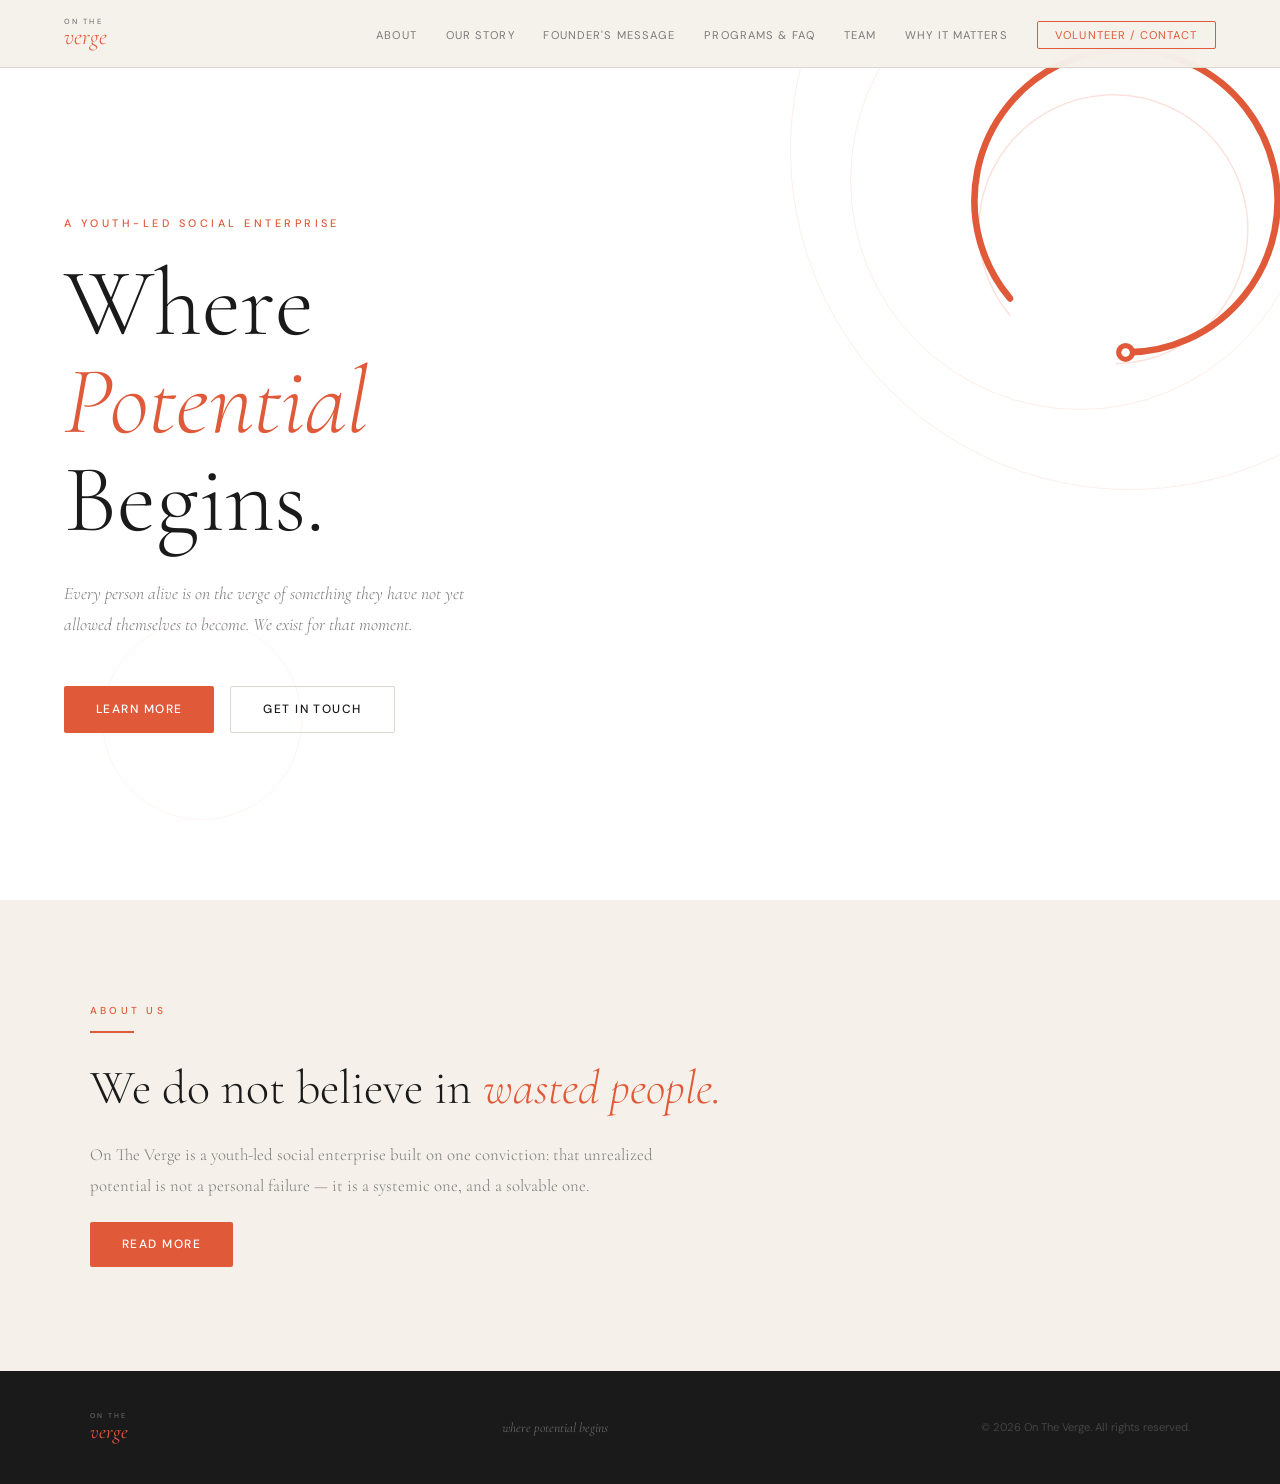
<file: index.html>
<!DOCTYPE html>
<html lang="en">
<head>
  <meta charset="UTF-8" />
  <meta name="viewport" content="width=device-width, initial-scale=1.0" />
  <meta name="description" content="On The Verge" />
  <meta name="theme-color" content="#e05a3a" />
  <title>On The Verge</title>
  <link rel="stylesheet" href="style.css" />
  <link rel="preconnect" href="https://fonts.googleapis.com" />
  <link rel="preconnect" href="https://fonts.gstatic.com" crossorigin />
  <link rel="icon" type="image/png" href="favicon.png" />
</head>
<body>

  <nav role="navigation" aria-label="Main navigation">
    <a href="index.html" class="nav-logo" aria-label="On The Verge — home">
      <span class="above">On The</span>
      <span class="wordmark">verge</span>
    </a>
    <ul class="nav-links" id="nav-links" role="list">
      <li><a href="about/index.html">About</a></li>
      <li><a href="story/index.html">Our Story</a></li>
      <li><a href="founders-message/index.html">Founder's Message</a></li>
      <li><a href="programs-faq/index.html">Programs &amp; FAQ</a></li>
      <li><a href="team/index.html">Team</a></li>
      <li><a href="why-it-matters/index.html">Why It Matters</a></li>
      <li><a href="get-involved/index.html" class="nav-cta">Volunteer / Contact</a></li>
    </ul>
    <button class="nav-toggle" id="nav-toggle" aria-label="Toggle navigation" aria-expanded="false">
      <span></span><span></span><span></span>
    </button>
  </nav>

  <section id="hero" aria-labelledby="hero-title">
    <div class="hero-bg" aria-hidden="true">
      <div class="hero-circle hero-circle-1"></div>
      <div class="hero-circle hero-circle-2"></div>
      <div class="hero-circle hero-circle-3"></div>
    </div>

    <div class="hero-arc-wrap" aria-hidden="true">
      <svg viewBox="0 0 380 380" fill="none" xmlns="http://www.w3.org/2000/svg">
        <path d="M 190 30 A 160 160 0 1 1 312 87"
          stroke="#e05a3a" stroke-width="7" stroke-linecap="round" fill="none"/>
        <path d="M 190 48 A 142 142 0 1 1 302 99"
          stroke="#e05a3a" stroke-width="1.5" stroke-linecap="round" fill="none" opacity="0.18"/>
        <circle cx="312" cy="87" r="10" fill="#e05a3a"/>
        <circle cx="312" cy="87" r="4.5" fill="#ffffff"/>
      </svg>
    </div>

    <div class="hero-content">
      <p class="hero-eyebrow">A Youth-Led Social Enterprise</p>
      <h1 class="hero-title" id="hero-title">
        Where<br><em>Potential</em><br>Begins.
      </h1>
      <p class="hero-sub">
        Every person alive is on the verge of something they have not yet allowed themselves to become. We exist for that moment.
      </p>
      <div class="hero-actions">
        <a href="about/index.html" class="btn btn-primary">Learn More</a>
        <a href="get-involved/index.html" class="btn btn-outline">Get In Touch</a>
      </div>
    </div>
  </section>

  <section aria-labelledby="home-about-title">
    <div class="inner">
      <p class="section-label reveal">About Us</p>
      <div class="coral-rule reveal"></div>
      <h2 class="section-title reveal" id="home-about-title">
        We do not believe in <em>wasted people.</em>
      </h2>
      <p class="section-body reveal">
        On The Verge is a youth-led social enterprise built on one conviction: that unrealized potential is not a personal failure — it is a systemic one, and a solvable one.
      </p>
      <br />
      <a href="about/index.html" class="btn btn-primary reveal">Read More</a>
    </div>
  </section>

  <footer role="contentinfo">
    <div class="footer-inner">
      <div class="footer-logo">
        <div class="above">On The</div>
        <div class="wordmark">verge</div>
      </div>
      <p class="footer-tagline">where potential begins</p>
      <p class="footer-notice">&copy; 2026 On The Verge. All rights reserved.</p>
    </div>
  </footer>

  <script>
    const toggle = document.getElementById('nav-toggle');
    const navLinks = document.getElementById('nav-links');

    toggle.addEventListener('click', () => {
      const open = navLinks.classList.toggle('open');
      toggle.setAttribute('aria-expanded', open);
    });

    navLinks.querySelectorAll('a').forEach(a => {
      a.addEventListener('click', () => {
        navLinks.classList.remove('open');
        toggle.setAttribute('aria-expanded', false);
      });
    });

    const revealEls = document.querySelectorAll('.reveal');
    const revealObserver = new IntersectionObserver((entries) => {
      entries.forEach(entry => {
        if (!entry.isIntersecting) return;
        const siblings = Array.from(entry.target.parentElement.querySelectorAll('.reveal:not(.visible)'));
        const idx = Math.max(0, siblings.indexOf(entry.target));
        setTimeout(() => entry.target.classList.add('visible'), idx * 90);
        revealObserver.unobserve(entry.target);
      });
    }, { threshold: 0.08 });
    revealEls.forEach(el => revealObserver.observe(el));

    const nav = document.querySelector('nav');
    window.addEventListener('scroll', () => {
      nav.style.boxShadow = window.scrollY > 20 ? '0 2px 24px rgba(0,0,0,0.08)' : 'none';
    }, { passive: true });
  </script>

</body>
</html>
</file>
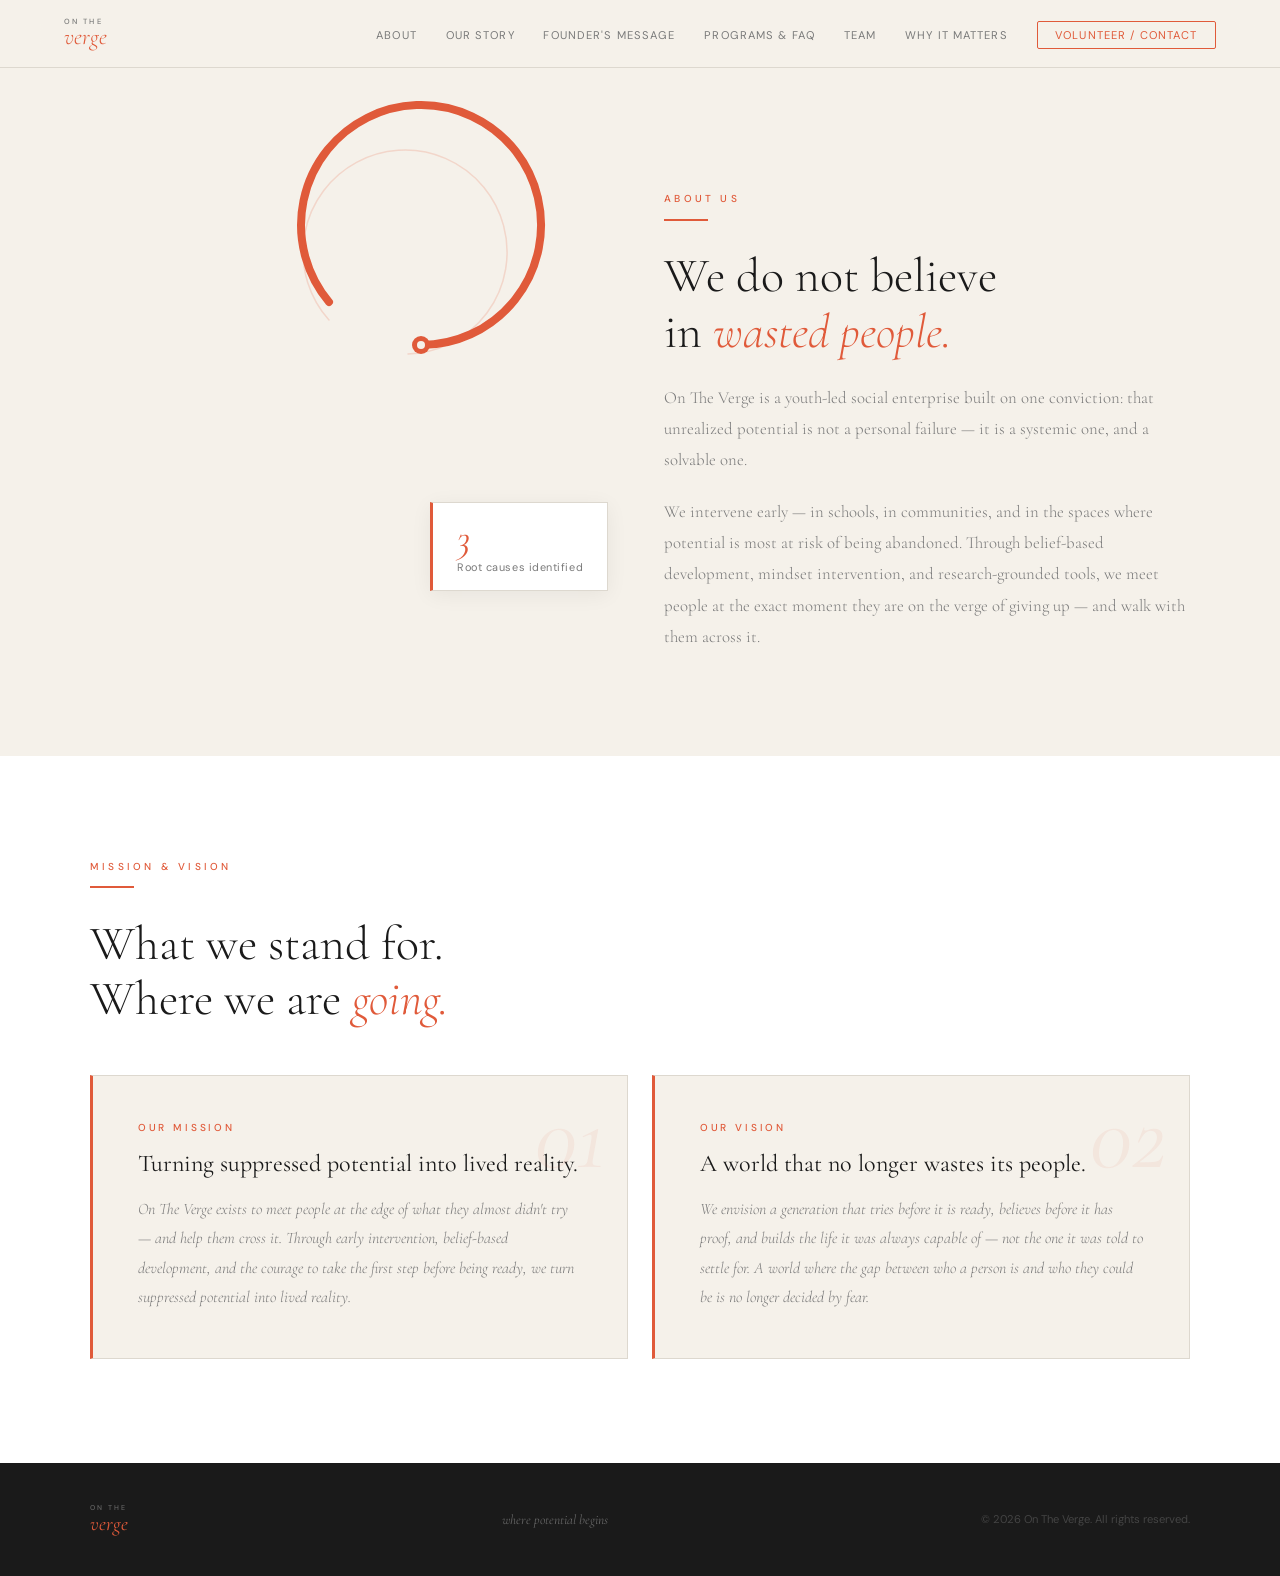
<file: about/index.html>
<!DOCTYPE html>
<html lang="en">
<head>
  <meta charset="UTF-8" />
  <meta name="viewport" content="width=device-width, initial-scale=1.0" />
  <meta name="description" content="On The Verge" />
  <meta name="theme-color" content="#e05a3a" />
  <title>On The Verge</title>
  <link rel="stylesheet" href="../style.css" />
  <link rel="preconnect" href="https://fonts.googleapis.com" />
  <link rel="preconnect" href="https://fonts.gstatic.com" crossorigin />
  <link rel="icon" type="image/png" href="../favicon.png" />
</head>
<body>

  <nav role="navigation" aria-label="Main navigation">
    <a href="../index.html" class="nav-logo" aria-label="On The Verge — home">
      <span class="above">On The</span>
      <span class="wordmark">verge</span>
    </a>
    <ul class="nav-links" id="nav-links" role="list">
      <li><a href="../about/index.html">About</a></li>
      <li><a href="../story/index.html">Our Story</a></li>
      <li><a href="../founders-message/index.html">Founder's Message</a></li>
      <li><a href="../programs-faq/index.html">Programs &amp; FAQ</a></li>
      <li><a href="../team/index.html">Team</a></li>
      <li><a href="../why-it-matters/index.html">Why It Matters</a></li>
      <li><a href="../get-involved/index.html" class="nav-cta">Volunteer / Contact</a></li>
    </ul>
    <button class="nav-toggle" id="nav-toggle" aria-label="Toggle navigation" aria-expanded="false">
      <span></span><span></span><span></span>
    </button>
  </nav>

  <main class="page-main">
    <!-- PASTE THE CORRECT SECTION(S) HERE FROM index-old.html || ABOUT US -->
<section id="about" aria-labelledby="about-title">
  <div class="about-grid">

    <div class="about-visual" aria-hidden="true">
      <div class="about-arc-box">
        <!-- Center: (150,150) Radius: 120
             End (~50°): x=150+120·sin50°≈242, y=150−120·cos50°≈73 -->
        <svg viewBox="0 0 300 300" fill="none" xmlns="http://www.w3.org/2000/svg">
          <path d="M 150 30 A 120 120 0 1 1 242 73"
            stroke="#e05a3a" stroke-width="8" stroke-linecap="round" fill="none"/>
          <path d="M 150 48 A 102 102 0 1 1 229 82"
            stroke="#e05a3a" stroke-width="1.5" stroke-linecap="round" fill="none" opacity="0.18"/>
          <circle cx="242" cy="73" r="9" fill="#e05a3a"/>
          <circle cx="242" cy="73" r="4" fill="#f5f1ea"/>
        </svg>
      </div>
      <div class="about-stat">
        <div class="num">3</div>
        <div class="lbl">Root causes identified</div>
      </div>
    </div>

    <div class="about-text reveal">
      <p class="section-label">About Us</p>
      <div class="coral-rule"></div>
      <h2 class="section-title" id="about-title">
        We do not believe<br>in <em>wasted people.</em>
      </h2>
      <p class="section-body">
        On The Verge is a youth-led social enterprise built on one conviction: that unrealized potential is not a personal failure — it is a systemic one, and a solvable one.
      </p>
      <br>
      <p class="section-body">
        We intervene early — in schools, in communities, and in the spaces where potential is most at risk of being abandoned. Through belief-based development, mindset intervention, and research-grounded tools, we meet people at the exact moment they are on the verge of giving up — and walk with them across it.
      </p>
    </div>

  </div>
</section>

<section id="mission" aria-labelledby="mission-title">
  <div class="mission-header">
    <p class="section-label reveal">Mission &amp; Vision</p>
    <div class="coral-rule reveal"></div>
    <h2 class="section-title reveal" id="mission-title">
      What we stand for.<br>Where we are <em>going.</em>
    </h2>
  </div>
  <div class="mv-grid">
    <article class="mv-card reveal">
      <div class="mv-card-bg-num" aria-hidden="true">01</div>
      <p class="mv-card-label">Our Mission</p>
      <h3 class="mv-card-title">Turning suppressed potential into lived reality.</h3>
      <p class="mv-card-body">On The Verge exists to meet people at the edge of what they almost didn't try — and help them cross it. Through early intervention, belief-based development, and the courage to take the first step before being ready, we turn suppressed potential into lived reality.</p>
    </article>
    <article class="mv-card reveal">
      <div class="mv-card-bg-num" aria-hidden="true">02</div>
      <p class="mv-card-label">Our Vision</p>
      <h3 class="mv-card-title">A world that no longer wastes its people.</h3>
      <p class="mv-card-body">We envision a generation that tries before it is ready, believes before it has proof, and builds the life it was always capable of — not the one it was told to settle for. A world where the gap between who a person is and who they could be is no longer decided by fear.</p>
    </article>
  </div>
</section>

  </main>

  <footer role="contentinfo">
    <div class="footer-inner">
      <div class="footer-logo">
        <div class="above">On The</div>
        <div class="wordmark">verge</div>
      </div>
      <p class="footer-tagline">where potential begins</p>
      <p class="footer-notice">&copy; 2026 On The Verge. All rights reserved.</p>
    </div>
  </footer>

  <script>
    const toggle = document.getElementById('nav-toggle');
    const navLinks = document.getElementById('nav-links');

    toggle.addEventListener('click', () => {
      const open = navLinks.classList.toggle('open');
      toggle.setAttribute('aria-expanded', open);
    });

    navLinks.querySelectorAll('a').forEach(a => {
      a.addEventListener('click', () => {
        navLinks.classList.remove('open');
        toggle.setAttribute('aria-expanded', false);
      });
    });

    const revealEls = document.querySelectorAll('.reveal');
    const revealObserver = new IntersectionObserver((entries) => {
      entries.forEach(entry => {
        if (!entry.isIntersecting) return;
        const siblings = Array.from(entry.target.parentElement.querySelectorAll('.reveal:not(.visible)'));
        const idx = Math.max(0, siblings.indexOf(entry.target));
        setTimeout(() => entry.target.classList.add('visible'), idx * 90);
        revealObserver.unobserve(entry.target);
      });
    }, { threshold: 0.08 });
    revealEls.forEach(el => revealObserver.observe(el));

    const nav = document.querySelector('nav');
    window.addEventListener('scroll', () => {
      nav.style.boxShadow = window.scrollY > 20 ? '0 2px 24px rgba(0,0,0,0.08)' : 'none';
    }, { passive: true });
  </script>

</body>
</html>
</file>
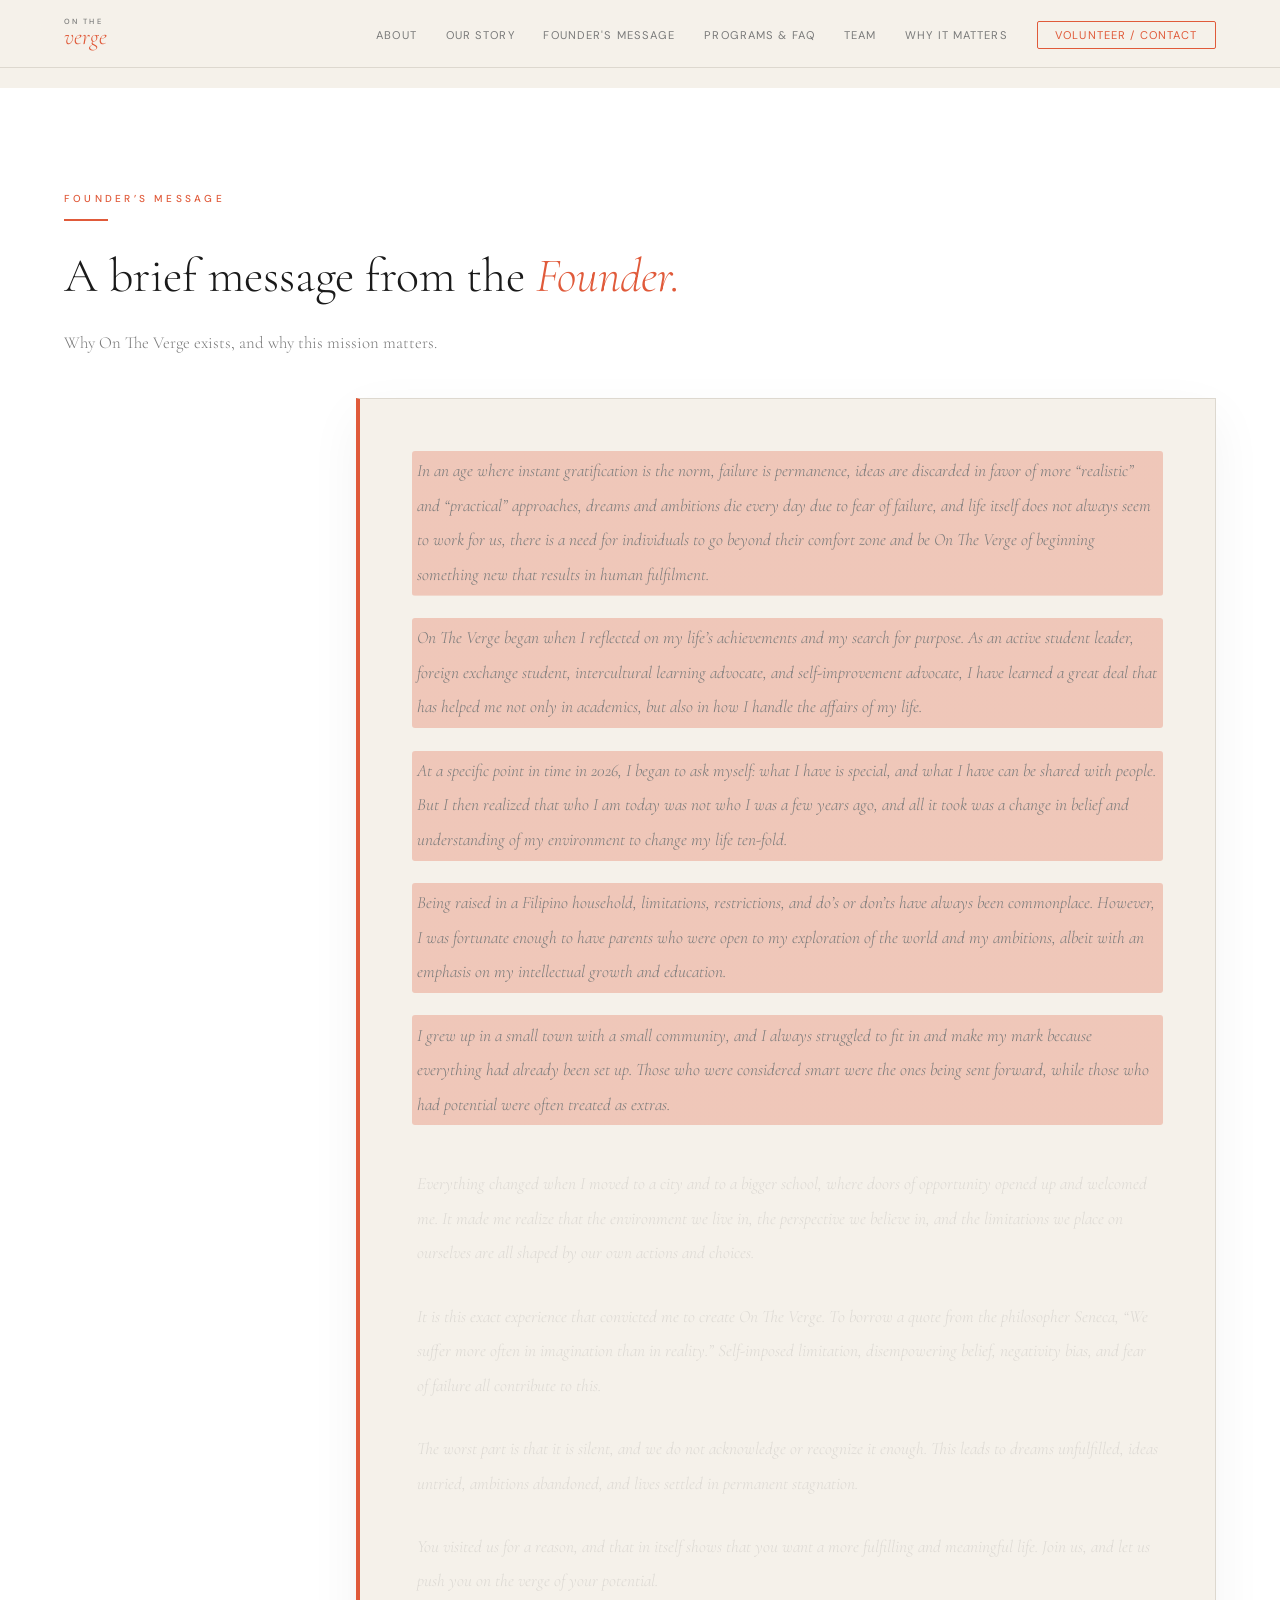
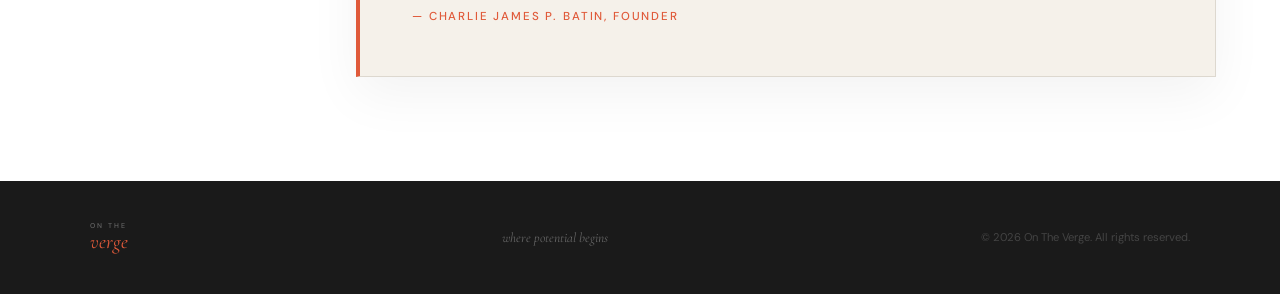
<file: founders-message/index.html>
<!DOCTYPE html>
<html lang="en">
<head>
  <meta charset="UTF-8" />
  <meta name="viewport" content="width=device-width, initial-scale=1.0" />
  <meta name="description" content="On The Verge" />
  <meta name="theme-color" content="#e05a3a" />
  <title>On The Verge</title>
  <link rel="stylesheet" href="../style.css" />
  <link rel="preconnect" href="https://fonts.googleapis.com" />
  <link rel="preconnect" href="https://fonts.gstatic.com" crossorigin />
  <link rel="icon" type="image/png" href="../favicon.png" />
</head>
<body>

  <nav role="navigation" aria-label="Main navigation">
    <a href="../index.html" class="nav-logo" aria-label="On The Verge — home">
      <span class="above">On The</span>
      <span class="wordmark">verge</span>
    </a>
    <ul class="nav-links" id="nav-links" role="list">
      <li><a href="../about/index.html">About</a></li>
      <li><a href="../story/index.html">Our Story</a></li>
      <li><a href="../founders-message/index.html">Founder's Message</a></li>
      <li><a href="../programs-faq/index.html">Programs &amp; FAQ</a></li>
      <li><a href="../team/index.html">Team</a></li>
      <li><a href="../why-it-matters/index.html">Why It Matters</a></li>
      <li><a href="../get-involved/index.html" class="nav-cta">Volunteer / Contact</a></li>
    </ul>
    <button class="nav-toggle" id="nav-toggle" aria-label="Toggle navigation" aria-expanded="false">
      <span></span><span></span><span></span>
    </button>
  </nav>

  <main class="page-main">
    <!-- PASTE THE CORRECT SECTION(S) HERE FROM index-old.html || FOUNDER'S MESSAGE -->
<section id="founders-message" aria-labelledby="founders-message-title">
  <div class="inner founders-message-stack">

    <div class="founders-message-intro reveal">
      <p class="section-label">Founder’s Message</p>
      <div class="coral-rule"></div>
      <h2 class="section-title" id="founders-message-title">
        A brief message from the <em>Founder.</em>
      </h2>
      <p class="section-body">
        Why On The Verge exists, and why this mission matters.
      </p>
    </div>

    <article class="founders-message-card founders-message-card-large reveal" id="founders-message-card">
      <p class="founders-message-text founder-highlight-line">
        In an age where instant gratification is the norm, failure is permanence, ideas are discarded in favor of more “realistic” and “practical” approaches, dreams and ambitions die every day due to fear of failure, and life itself does not always seem to work for us, there is a need for individuals to go beyond their comfort zone and be On The Verge of beginning something new that results in human fulfilment.
      </p>

      <p class="founders-message-text founder-highlight-line">
        On The Verge began when I reflected on my life’s achievements and my search for purpose. As an active student leader, foreign exchange student, intercultural learning advocate, and self-improvement advocate, I have learned a great deal that has helped me not only in academics, but also in how I handle the affairs of my life.
      </p>

      <p class="founders-message-text founder-highlight-line">
        At a specific point in time in 2026, I began to ask myself: what I have is special, and what I have can be shared with people. But I then realized that who I am today was not who I was a few years ago, and all it took was a change in belief and understanding of my environment to change my life ten-fold.
      </p>

      <p class="founders-message-text founder-highlight-line">
        Being raised in a Filipino household, limitations, restrictions, and do’s or don’ts have always been commonplace. However, I was fortunate enough to have parents who were open to my exploration of the world and my ambitions, albeit with an emphasis on my intellectual growth and education.
      </p>

      <p class="founders-message-text founder-highlight-line">
        I grew up in a small town with a small community, and I always struggled to fit in and make my mark because everything had already been set up. Those who were considered smart were the ones being sent forward, while those who had potential were often treated as extras.
      </p>

      <p class="founders-message-text founder-highlight-line">
        Everything changed when I moved to a city and to a bigger school, where doors of opportunity opened up and welcomed me. It made me realize that the environment we live in, the perspective we believe in, and the limitations we place on ourselves are all shaped by our own actions and choices.
      </p>

      <p class="founders-message-text founder-highlight-line">
        It is this exact experience that convicted me to create On The Verge. To borrow a quote from the philosopher Seneca, “We suffer more often in imagination than in reality.” Self-imposed limitation, disempowering belief, negativity bias, and fear of failure all contribute to this.
      </p>

      <p class="founders-message-text founder-highlight-line">
        The worst part is that it is silent, and we do not acknowledge or recognize it enough. This leads to dreams unfulfilled, ideas untried, ambitions abandoned, and lives settled in permanent stagnation.
      </p>

      <p class="founders-message-text founder-highlight-line">
        You visited us for a reason, and that in itself shows that you want a more fulfilling and meaningful life. Join us, and let us push you on the verge of your potential.
      </p>

      <p class="founders-message-signoff">— Charlie James P. Batin, Founder</p>
    </article>

  </div>
</section>

  </main>

  <footer role="contentinfo">
    <div class="footer-inner">
      <div class="footer-logo">
        <div class="above">On The</div>
        <div class="wordmark">verge</div>
      </div>
      <p class="footer-tagline">where potential begins</p>
      <p class="footer-notice">&copy; 2026 On The Verge. All rights reserved.</p>
    </div>
  </footer>

<script>
  document.addEventListener('DOMContentLoaded', () => {
    const toggle = document.getElementById('nav-toggle');
    const navLinks = document.getElementById('nav-links');

    if (toggle && navLinks) {
      toggle.addEventListener('click', () => {
        const open = navLinks.classList.toggle('open');
        toggle.setAttribute('aria-expanded', open);
      });

      navLinks.querySelectorAll('a').forEach(a => {
        a.addEventListener('click', () => {
          navLinks.classList.remove('open');
          toggle.setAttribute('aria-expanded', false);
        });
      });
    }

    const revealEls = document.querySelectorAll('.reveal');
    const revealObserver = new IntersectionObserver((entries) => {
      entries.forEach(entry => {
        if (!entry.isIntersecting) return;
        entry.target.classList.add('visible');
        revealObserver.unobserve(entry.target);
      });
    }, { threshold: 0.08 });

    revealEls.forEach(el => revealObserver.observe(el));

    const nav = document.querySelector('nav');
    if (nav) {
      window.addEventListener('scroll', () => {
        nav.style.boxShadow = window.scrollY > 20
          ? '0 2px 24px rgba(0,0,0,0.08)'
          : 'none';
      }, { passive: true });
    }

    const founderCard = document.getElementById('founders-message-card');

    if (founderCard) {
      const founderLines = founderCard.querySelectorAll('.founder-highlight-line');

      founderLines.forEach((line, index) => {
        setTimeout(() => {
          line.classList.add('is-active');
        }, 500 + (index * 280));
      });
    }
  });
</script>

</body>
</html>
</file>
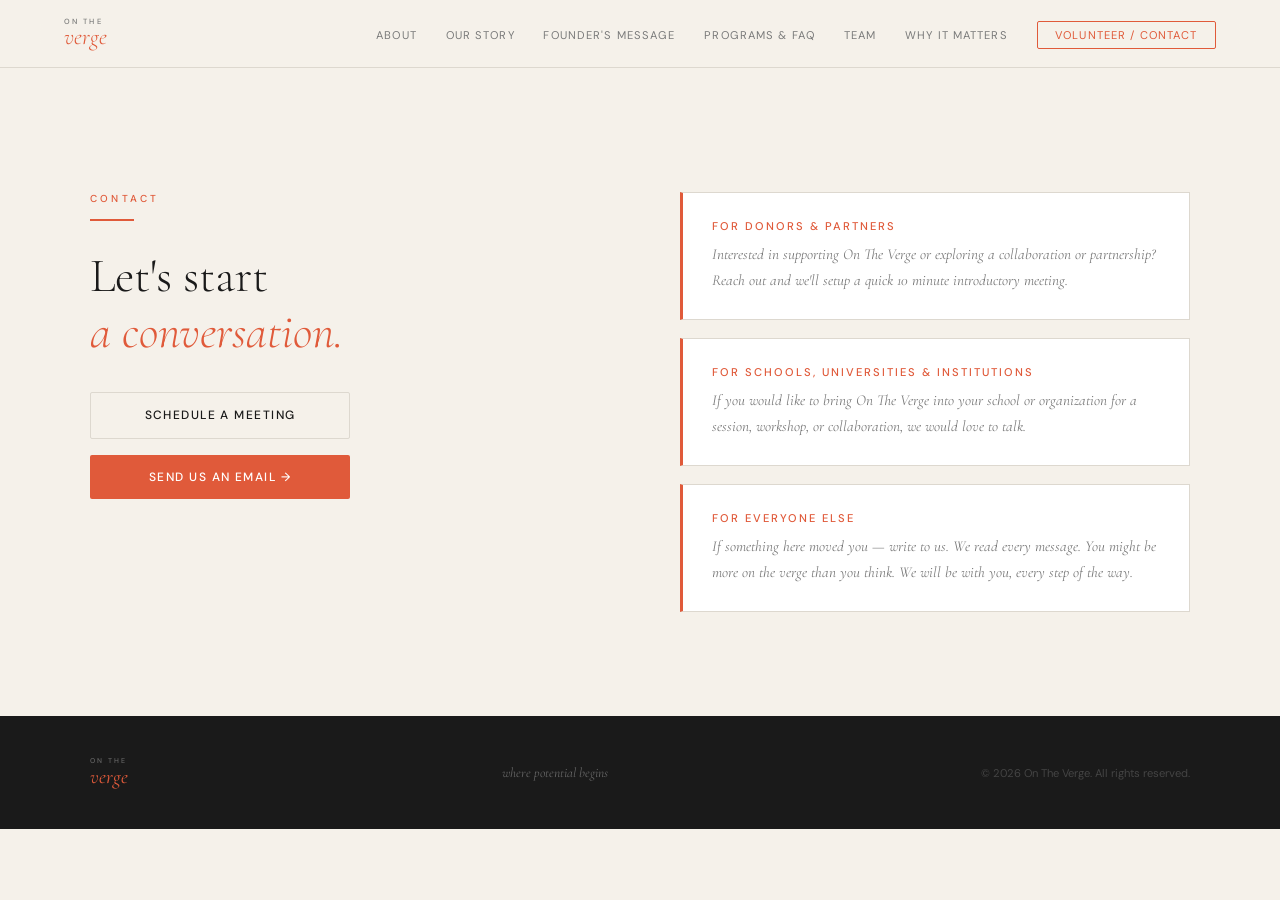
<file: get-involved/index.html>
<!DOCTYPE html>
<html lang="en">
<head>
  <meta charset="UTF-8" />
  <meta name="viewport" content="width=device-width, initial-scale=1.0" />
  <meta name="description" content="On The Verge" />
  <meta name="theme-color" content="#e05a3a" />
  <title>On The Verge</title>
  <link rel="stylesheet" href="../style.css" />
  <link rel="preconnect" href="https://fonts.googleapis.com" />
  <link rel="preconnect" href="https://fonts.gstatic.com" crossorigin />
  <link rel="icon" type="image/png" href="../favicon.png" />
</head>
<body>

  <nav role="navigation" aria-label="Main navigation">
    <a href="../index.html" class="nav-logo" aria-label="On The Verge — home">
      <span class="above">On The</span>
      <span class="wordmark">verge</span>
    </a>
    <ul class="nav-links" id="nav-links" role="list">
      <li><a href="../about/index.html">About</a></li>
      <li><a href="../story/index.html">Our Story</a></li>
      <li><a href="../founders-message/index.html">Founder's Message</a></li>
      <li><a href="../programs-faq/index.html">Programs &amp; FAQ</a></li>
      <li><a href="../team/index.html">Team</a></li>
      <li><a href="../why-it-matters/index.html">Why It Matters</a></li>
      <li><a href="../get-involved/index.html" class="nav-cta">Volunteer / Contact</a></li>
    </ul>
    <button class="nav-toggle" id="nav-toggle" aria-label="Toggle navigation" aria-expanded="false">
      <span></span><span></span><span></span>
    </button>
  </nav>

  <main class="page-main">
    <!-- PASTE THE CORRECT SECTION(S) HERE FROM index-old.html || GET INVOLVED-->
     
    <section id="contact" aria-labelledby="contact-title">
  <div class="contact-inner">
    <div>
      <p class="section-label reveal">Contact</p>
      <div class="coral-rule reveal"></div>
      <h2 class="section-title reveal" id="contact-title">
        Let's start<br><em>a conversation.</em>
      </h2>

      <div class="contact-actions reveal">
        <a
          href="https://ontheverge.zohobookings.com/#/ontheverge"
          target="_blank"
          rel="noopener noreferrer"
          class="btn btn-outline"
          title="This will redirect you outside of the website to our partner service provider"
        >
          Schedule a Meeting
        </a>

        <a
          href="mailto:info@ontheverge.cv"
          class="btn btn-primary"
          title="This will redirect you outside of the website to our partner service provider"
        >
          Send Us an Email →
        </a>
      </div>
    </div>

    <div class="contact-cards">
      <div class="contact-card reveal">
        <p class="contact-card-title">For Donors &amp; Partners</p>
        <p class="contact-card-body">
          Interested in supporting On The Verge or exploring a collaboration or partnership?
          Reach out and we'll setup a quick 10 minute introductory meeting.
        </p>
      </div>

      <div class="contact-card reveal">
        <p class="contact-card-title">For Schools, Universities &amp; Institutions</p>
        <p class="contact-card-body">
          If you would like to bring On The Verge into your school or organization for a
          session, workshop, or collaboration, we would love to talk.
        </p>
      </div>

      <div class="contact-card reveal">
        <p class="contact-card-title">For Everyone Else</p>
        <p class="contact-card-body">
          If something here moved you — write to us. We read every message. You might be
          more on the verge than you think. We will be with you, every step of the way.
        </p>
      </div>
    </div>
  </div>
</section>
  
</main>

  <footer role="contentinfo">
    <div class="footer-inner">
      <div class="footer-logo">
        <div class="above">On The</div>
        <div class="wordmark">verge</div>
      </div>
      <p class="footer-tagline">where potential begins</p>
      <p class="footer-notice">&copy; 2026 On The Verge. All rights reserved.</p>
    </div>
  </footer>

  <script>
    const toggle = document.getElementById('nav-toggle');
    const navLinks = document.getElementById('nav-links');

    toggle.addEventListener('click', () => {
      const open = navLinks.classList.toggle('open');
      toggle.setAttribute('aria-expanded', open);
    });

    navLinks.querySelectorAll('a').forEach(a => {
      a.addEventListener('click', () => {
        navLinks.classList.remove('open');
        toggle.setAttribute('aria-expanded', false);
      });
    });

    const revealEls = document.querySelectorAll('.reveal');
    const revealObserver = new IntersectionObserver((entries) => {
      entries.forEach(entry => {
        if (!entry.isIntersecting) return;
        const siblings = Array.from(entry.target.parentElement.querySelectorAll('.reveal:not(.visible)'));
        const idx = Math.max(0, siblings.indexOf(entry.target));
        setTimeout(() => entry.target.classList.add('visible'), idx * 90);
        revealObserver.unobserve(entry.target);
      });
    }, { threshold: 0.08 });
    revealEls.forEach(el => revealObserver.observe(el));

    const nav = document.querySelector('nav');
    window.addEventListener('scroll', () => {
      nav.style.boxShadow = window.scrollY > 20 ? '0 2px 24px rgba(0,0,0,0.08)' : 'none';
    }, { passive: true });
  </script>

</body>
</html>
</file>
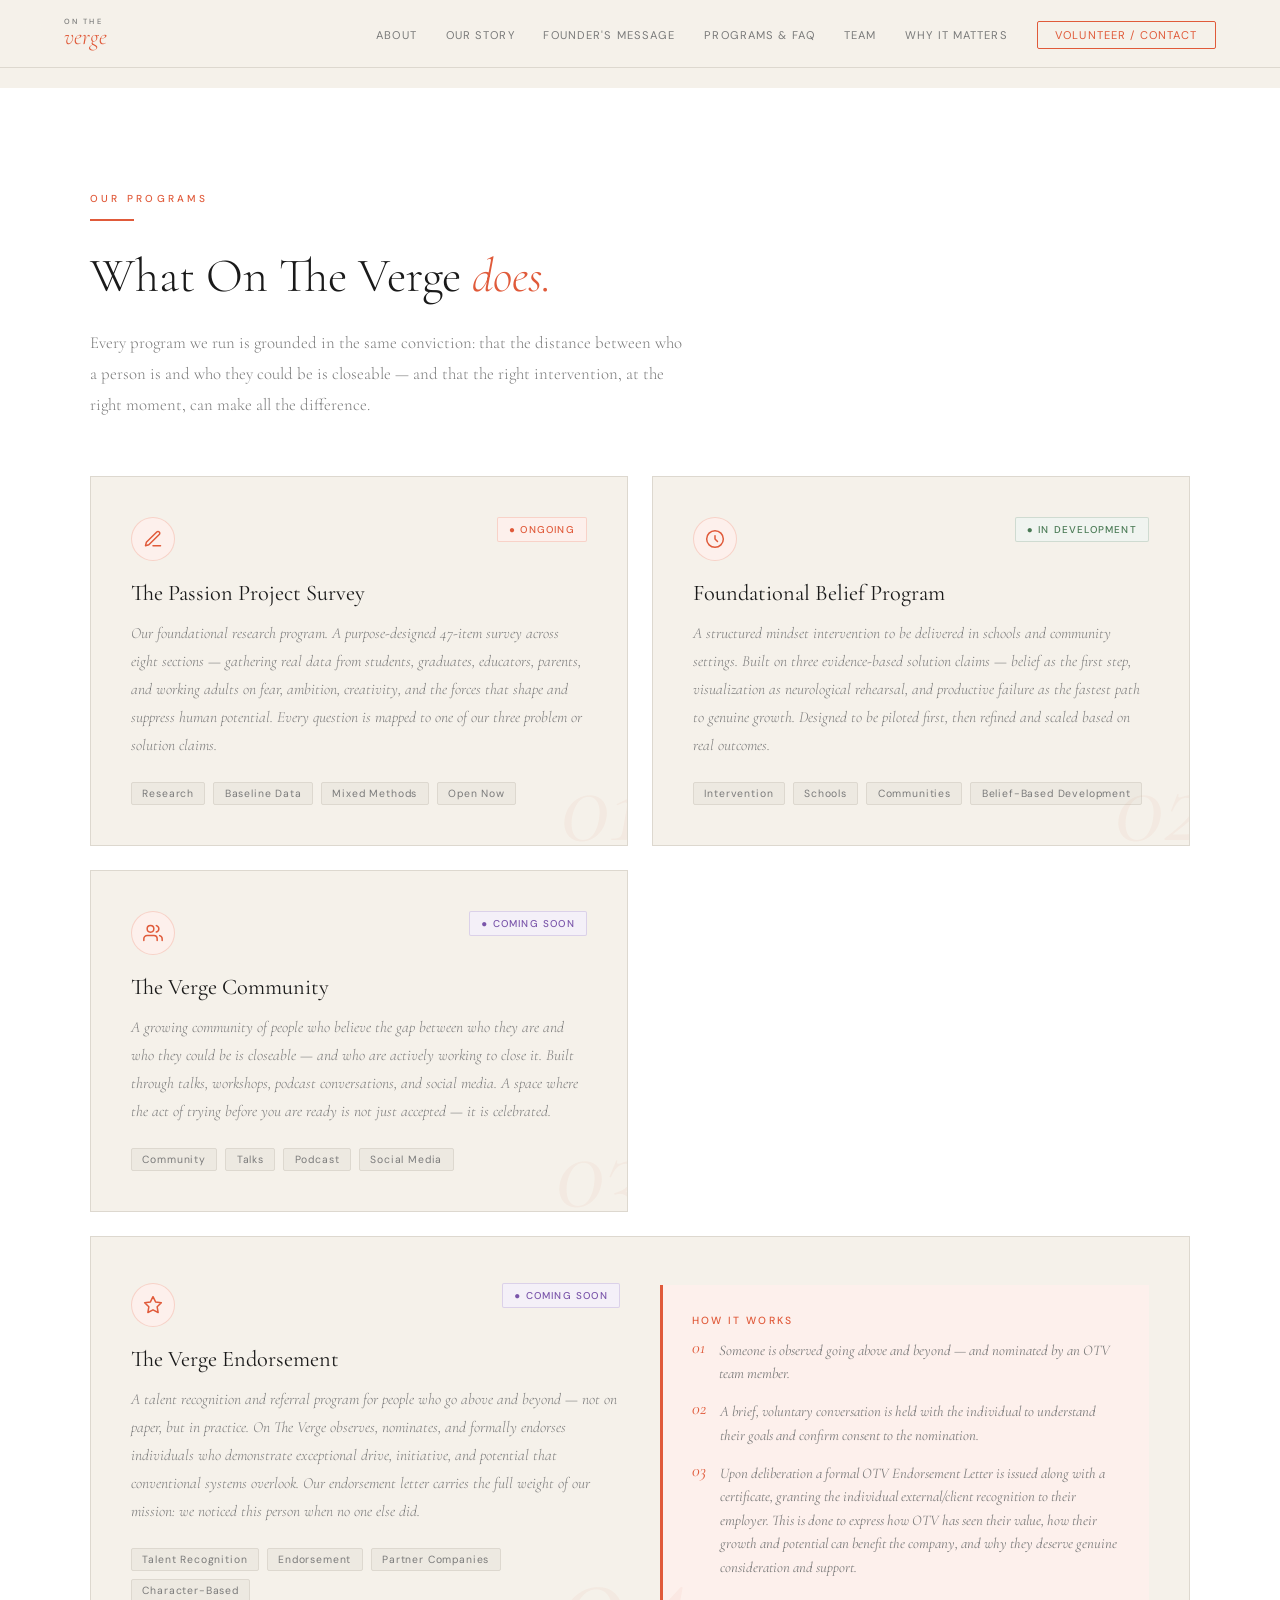
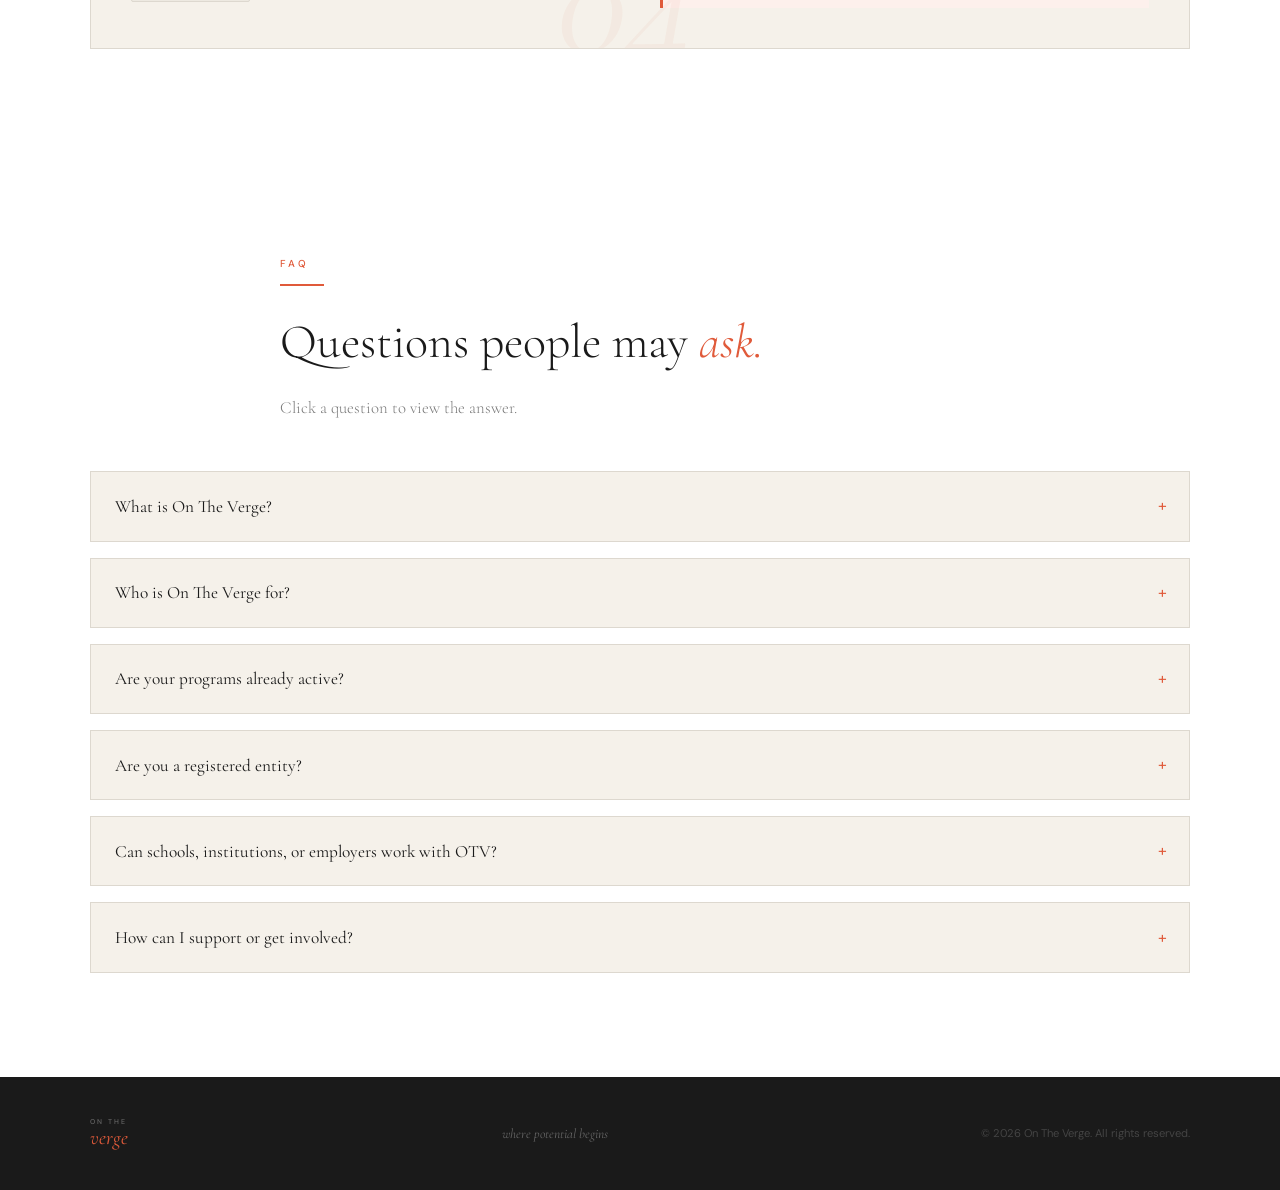
<file: programs-faq/index.html>
<!DOCTYPE html>
<html lang="en">
<head>
  <meta charset="UTF-8" />
  <meta name="viewport" content="width=device-width, initial-scale=1.0" />
  <meta name="description" content="On The Verge" />
  <meta name="theme-color" content="#e05a3a" />
  <title>On The Verge</title>
  <link rel="stylesheet" href="../style.css" />
  <link rel="preconnect" href="https://fonts.googleapis.com" />
  <link rel="preconnect" href="https://fonts.gstatic.com" crossorigin />
  <link rel="icon" type="image/png" href="../favicon.png" />
</head>
<body>

  <nav role="navigation" aria-label="Main navigation">
    <a href="../index.html" class="nav-logo" aria-label="On The Verge — home">
      <span class="above">On The</span>
      <span class="wordmark">verge</span>
    </a>
    <ul class="nav-links" id="nav-links" role="list">
      <li><a href="../about/index.html">About</a></li>
      <li><a href="../story/index.html">Our Story</a></li>
      <li><a href="../founders-message/index.html">Founder's Message</a></li>
      <li><a href="../programs-faq/index.html">Programs &amp; FAQ</a></li>
      <li><a href="../team/index.html">Team</a></li>
      <li><a href="../why-it-matters/index.html">Why It Matters</a></li>
      <li><a href="../get-involved/index.html" class="nav-cta">Volunteer / Contact</a></li>
    </ul>
    <button class="nav-toggle" id="nav-toggle" aria-label="Toggle navigation" aria-expanded="false">
      <span></span><span></span><span></span>
    </button>
  </nav>

  <main class="page-main">
    <!-- PASTE THE CORRECT SECTION(S) HERE FROM index-old.html || PROGRAMS & FAQ-->
<section id="programs" aria-labelledby="programs-title">
  <div class="programs-header">
    <p class="section-label reveal">Our Programs</p>
    <div class="coral-rule reveal"></div>
    <h2 class="section-title reveal" id="programs-title">
      What On The Verge <em>does.</em>
    </h2>
    <p class="section-body reveal">
      Every program we run is grounded in the same conviction: that the distance between who a person is and who they could be is closeable — and that the right intervention, at the right moment, can make all the difference.
    </p>
  </div>

  <div class="programs-grid">

    <!-- Program 1 -->
    <article class="program-card reveal">
      <div class="program-card-bg" aria-hidden="true">01</div>
      <div class="program-card-top">
        <div class="program-icon" aria-hidden="true">
          <svg viewBox="0 0 24 24" fill="none" stroke="#e05a3a" stroke-width="1.8" stroke-linecap="round" stroke-linejoin="round">
            <path d="M12 20h9"/><path d="M16.5 3.5a2.121 2.121 0 0 1 3 3L7 19l-4 1 1-4L16.5 3.5z"/>
          </svg>
        </div>
        <span class="program-status status-ongoing">● Ongoing</span>
      </div>
      <h3 class="program-card-title">The Passion Project Survey</h3>
      <p class="program-card-body">
        Our foundational research program. A purpose-designed 47-item survey across eight sections — gathering real data from students, graduates, educators, parents, and working adults on fear, ambition, creativity, and the forces that shape and suppress human potential. Every question is mapped to one of our three problem or solution claims.
      </p>
      <div class="program-tags">
        <span class="program-tag">Research</span>
        <span class="program-tag">Baseline Data</span>
        <span class="program-tag">Mixed Methods</span>
        <span class="program-tag">Open Now</span>
      </div>
    </article>

    <!-- Program 2 -->
    <article class="program-card reveal">
      <div class="program-card-bg" aria-hidden="true">02</div>
      <div class="program-card-top">
        <div class="program-icon" aria-hidden="true">
          <svg viewBox="0 0 24 24" fill="none" stroke="#e05a3a" stroke-width="1.8" stroke-linecap="round" stroke-linejoin="round">
            <circle cx="12" cy="12" r="10"/><path d="M12 8v4l3 3"/>
          </svg>
        </div>
        <span class="program-status status-dev">● In Development</span>
      </div>
      <h3 class="program-card-title">Foundational Belief Program</h3>
      <p class="program-card-body">
        A structured mindset intervention to be delivered in schools and community settings. Built on three evidence-based solution claims — belief as the first step, visualization as neurological rehearsal, and productive failure as the fastest path to genuine growth. Designed to be piloted first, then refined and scaled based on real outcomes.
      </p>
      <div class="program-tags">
        <span class="program-tag">Intervention</span>
        <span class="program-tag">Schools</span>
        <span class="program-tag">Communities</span>
        <span class="program-tag">Belief-Based Development</span>
      </div>
    </article>

    <!-- Program 3 -->
    <article class="program-card reveal">
      <div class="program-card-bg" aria-hidden="true">03</div>
      <div class="program-card-top">
        <div class="program-icon" aria-hidden="true">
          <svg viewBox="0 0 24 24" fill="none" stroke="#e05a3a" stroke-width="1.8" stroke-linecap="round" stroke-linejoin="round">
            <path d="M17 21v-2a4 4 0 0 0-4-4H5a4 4 0 0 0-4 4v2"/><circle cx="9" cy="7" r="4"/><path d="M23 21v-2a4 4 0 0 0-3-3.87"/><path d="M16 3.13a4 4 0 0 1 0 7.75"/>
          </svg>
        </div>
        <span class="program-status status-coming">● Coming Soon</span>
      </div>
      <h3 class="program-card-title">The Verge Community</h3>
      <p class="program-card-body">
        A growing community of people who believe the gap between who they are and who they could be is closeable — and who are actively working to close it. Built through talks, workshops, podcast conversations, and social media. A space where the act of trying before you are ready is not just accepted — it is celebrated.
      </p>
      <div class="program-tags">
        <span class="program-tag">Community</span>
        <span class="program-tag">Talks</span>
        <span class="program-tag">Podcast</span>
        <span class="program-tag">Social Media</span>
      </div>
    </article>

    <!-- Program 4 — Recognition (wide) -->
    <article class="program-card wide reveal" aria-labelledby="recognition-title">
      <div>
        <div class="program-card-top">
          <div class="program-icon" aria-hidden="true">
            <svg viewBox="0 0 24 24" fill="none" stroke="#e05a3a" stroke-width="1.8" stroke-linecap="round" stroke-linejoin="round">
              <polygon points="12 2 15.09 8.26 22 9.27 17 14.14 18.18 21.02 12 17.77 5.82 21.02 7 14.14 2 9.27 8.91 8.26 12 2"/>
            </svg>
          </div>
          <span class="program-status status-coming">● Coming Soon</span>
        </div>
        <h3 class="program-card-title" id="recognition-title">The Verge Endorsement</h3>
        <p class="program-card-body">
          A talent recognition and referral program for people who go above and beyond — not on paper, but in practice. On The Verge observes, nominates, and formally endorses individuals who demonstrate exceptional drive, initiative, and potential that conventional systems overlook. Our endorsement letter carries the full weight of our mission: <em>we noticed this person when no one else did.</em>
        </p>
        <div class="program-tags">
          <span class="program-tag">Talent Recognition</span>
          <span class="program-tag">Endorsement</span>
          <span class="program-tag">Partner Companies</span>
          <span class="program-tag">Character-Based</span>
        </div>
      </div>
      <div>
        <div style="background: var(--coral-light); border-left: 3px solid var(--coral); padding: 1.8rem; margin-top: 0.5rem;">
          <p style="font-family: var(--sans); font-size: 0.65rem; font-weight: 500; letter-spacing: 0.2em; text-transform: uppercase; color: var(--coral); margin-bottom: 0.75rem;">How It Works</p>
          <div style="display: flex; flex-direction: column; gap: 0.9rem;">
            <div style="display: flex; gap: 0.9rem; align-items: flex-start;">
              <span style="font-family: var(--serif); font-size: 1.1rem; font-style: italic; color: var(--coral); line-height: 1; flex-shrink: 0;">01</span>
              <p style="font-family: var(--serif); font-size: 0.92rem; font-style: italic; color: var(--gray); line-height: 1.6;">Someone is observed going above and beyond — and nominated by an OTV team member.</p>
            </div>
            <div style="display: flex; gap: 0.9rem; align-items: flex-start;">
              <span style="font-family: var(--serif); font-size: 1.1rem; font-style: italic; color: var(--coral); line-height: 1; flex-shrink: 0;">02</span>
              <p style="font-family: var(--serif); font-size: 0.92rem; font-style: italic; color: var(--gray); line-height: 1.6;">A brief, voluntary conversation is held with the individual to understand their goals and confirm consent to the nomination.</p>
            </div>
            <div style="display: flex; gap: 0.9rem; align-items: flex-start;">
              <span style="font-family: var(--serif); font-size: 1.1rem; font-style: italic; color: var(--coral); line-height: 1; flex-shrink: 0;">03</span>
              <p style="font-family: var(--serif); font-size: 0.92rem; font-style: italic; color: var(--gray); line-height: 1.6;">Upon deliberation a formal OTV Endorsement Letter is issued along with a certificate, granting the individual external/client recognition to their employer. This is done to express how OTV has seen their value, how their growth and potential can benefit the company, and why they deserve genuine consideration and support.</p>
            </div>
          </div>
        </div>
      </div>
      <div class="program-card-bg" aria-hidden="true" style="right: 45%; bottom: -2rem;">04</div>
    </article>

  </div>
</section>
<section id="faq" aria-labelledby="faq-title">
  <div class="inner faq-wrap">

    <div class="faq-header">
      <p class="section-label reveal">FAQ</p>
      <div class="coral-rule reveal"></div>
      <h2 class="section-title reveal" id="faq-title">
        Questions people may <em>ask.</em>
      </h2>
      <p class="section-body reveal">
        Click a question to view the answer.
      </p>
    </div>

    <div class="faq-list">
      <details class="faq-item reveal">
        <summary>What is On The Verge?</summary>
        <div class="faq-answer">
          <p>
            On The Verge is a youth-led social enterprise that exists to close the gap between who a person is and who they could be through belief-based development, mindset intervention, and research-grounded tools.
          </p>
        </div>
      </details>

      <details class="faq-item reveal">
        <summary>Who is On The Verge for?</summary>
        <div class="faq-answer">
          <p>
            On The Verge is for individuals whose potential is at risk of being overlooked, delayed, or abandoned — including students, young people, early-career professionals, and those seeking a more meaningful sense of growth and direction.
          </p>
        </div>
      </details>

      <details class="faq-item reveal">
        <summary>Are your programs already active?</summary>
        <div class="faq-answer">
          <p>
            On The Verge is currently in its early building stage. Some initiatives are being developed, refined, and prepared for rollout, while the organization continues to build its research base, framework, and partnerships.
          </p>
        </div>
      </details>

      <details class="faq-item reveal">
        <summary>Are you a registered entity?</summary>
        <div class="faq-answer">
          <p>
            While On The Verge is not yet a registered entity ongoing its building stage, it is to be registered this early May as a One Person Corporation under applicable laws of the Republic of the Philippines monitored by the Securities & Exchange Commission
          </p>
        </div>
      </details>

      <details class="faq-item reveal">
        <summary>Can schools, institutions, or employers work with OTV?</summary>
        <div class="faq-answer">
          <p>
            Yes. On The Verge is open to conversations with schools, institutions, employers, and aligned organizations that want to support human development, potential recognition, and meaningful growth.
          </p>
        </div>
      </details>

      <details class="faq-item reveal">
        <summary>How can I support or get involved?</summary>
        <div class="faq-answer">
          <p>
            You may get involved by volunteering, partnering, supporting ongoing work, or reaching out through the contact section to explore how you can contribute to the mission of On The Verge.
          </p>
        </div>
      </details>
    </div>

  </div>
</section>

</main>

  <footer role="contentinfo">
    <div class="footer-inner">
      <div class="footer-logo">
        <div class="above">On The</div>
        <div class="wordmark">verge</div>
      </div>
      <p class="footer-tagline">where potential begins</p>
      <p class="footer-notice">&copy; 2026 On The Verge. All rights reserved.</p>
    </div>
  </footer>

  <script>
    const toggle = document.getElementById('nav-toggle');
    const navLinks = document.getElementById('nav-links');

    toggle.addEventListener('click', () => {
      const open = navLinks.classList.toggle('open');
      toggle.setAttribute('aria-expanded', open);
    });

    navLinks.querySelectorAll('a').forEach(a => {
      a.addEventListener('click', () => {
        navLinks.classList.remove('open');
        toggle.setAttribute('aria-expanded', false);
      });
    });

    const revealEls = document.querySelectorAll('.reveal');
    const revealObserver = new IntersectionObserver((entries) => {
      entries.forEach(entry => {
        if (!entry.isIntersecting) return;
        const siblings = Array.from(entry.target.parentElement.querySelectorAll('.reveal:not(.visible)'));
        const idx = Math.max(0, siblings.indexOf(entry.target));
        setTimeout(() => entry.target.classList.add('visible'), idx * 90);
        revealObserver.unobserve(entry.target);
      });
    }, { threshold: 0.08 });
    revealEls.forEach(el => revealObserver.observe(el));

    const nav = document.querySelector('nav');
    window.addEventListener('scroll', () => {
      nav.style.boxShadow = window.scrollY > 20 ? '0 2px 24px rgba(0,0,0,0.08)' : 'none';
    }, { passive: true });
  </script>

</body>
</html>
</file>
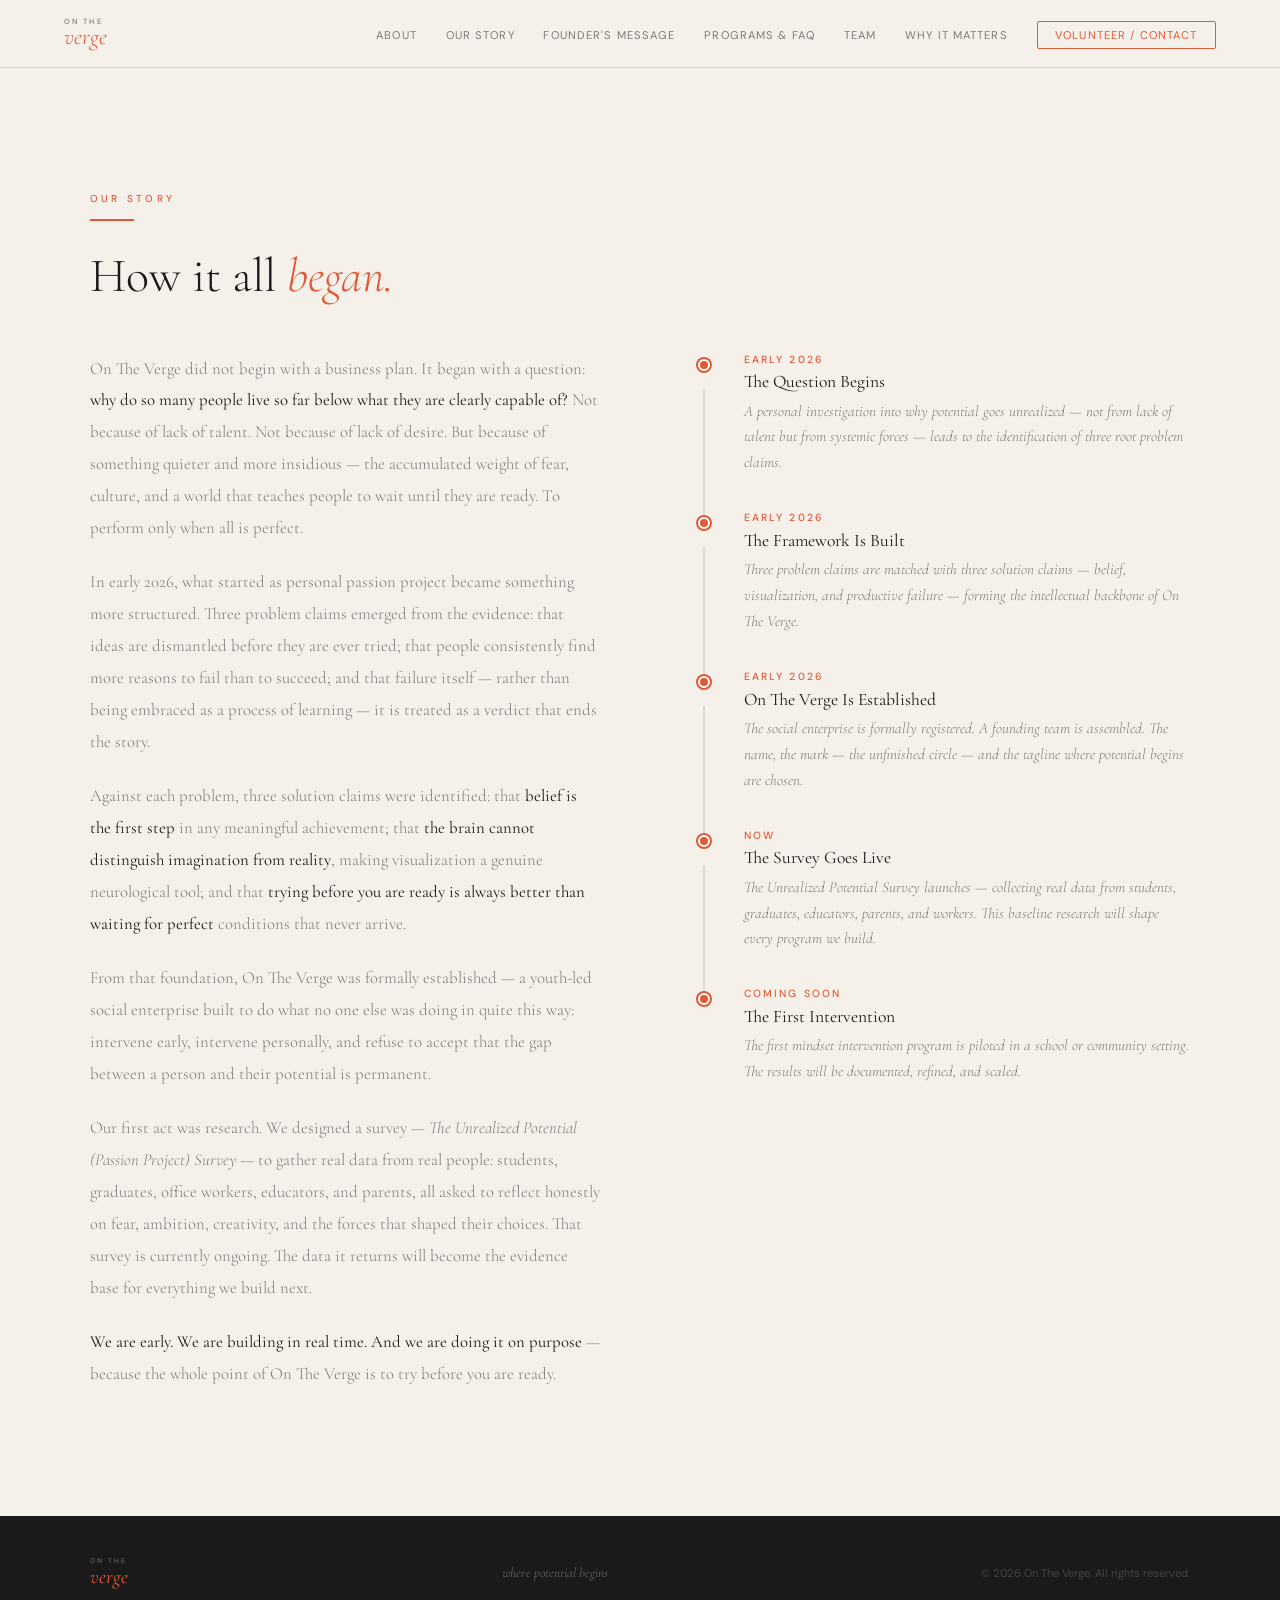
<file: story/index.html>
<!DOCTYPE html>
<html lang="en">
<head>
  <meta charset="UTF-8" />
  <meta name="viewport" content="width=device-width, initial-scale=1.0" />
  <meta name="description" content="On The Verge" />
  <meta name="theme-color" content="#e05a3a" />
  <title>On The Verge</title>
  <link rel="stylesheet" href="../style.css" />
  <link rel="preconnect" href="https://fonts.googleapis.com" />
  <link rel="preconnect" href="https://fonts.gstatic.com" crossorigin />
  <link rel="icon" type="image/png" href="../favicon.png" />
</head>
<body>

  <nav role="navigation" aria-label="Main navigation">
    <a href="../index.html" class="nav-logo" aria-label="On The Verge — home">
      <span class="above">On The</span>
      <span class="wordmark">verge</span>
    </a>
    <ul class="nav-links" id="nav-links" role="list">
      <li><a href="../about/index.html">About</a></li>
      <li><a href="../story/index.html">Our Story</a></li>
      <li><a href="../founders-message/index.html">Founder's Message</a></li>
      <li><a href="../programs-faq/index.html">Programs &amp; FAQ</a></li>
      <li><a href="../team/index.html">Team</a></li>
      <li><a href="../why-it-matters/index.html">Why It Matters</a></li>
      <li><a href="../get-involved/index.html" class="nav-cta">Volunteer / Contact</a></li>
    </ul>
    <button class="nav-toggle" id="nav-toggle" aria-label="Toggle navigation" aria-expanded="false">
      <span></span><span></span><span></span>
    </button>
  </nav>

  <main class="page-main">
    <!-- PASTE THE CORRECT SECTION(S) HERE FROM index-old.html || OUR STORY-->
     <section id="our-story" aria-labelledby="story-title">
  <div class="story-inner">

    <p class="section-label reveal">Our Story</p>
    <div class="coral-rule reveal"></div>
    <h2 class="section-title reveal" id="story-title">
      How it all <em>began.</em>
    </h2>

    <div class="story-grid">

      <div class="story-text reveal">
        <p class="story-para">
          On The Verge did not begin with a business plan. It began with a question: <strong>why do so many people live so far below what they are clearly capable of?</strong> Not because of lack of talent. Not because of lack of desire. But because of something quieter and more insidious — the accumulated weight of fear, culture, and a world that teaches people to wait until they are ready. To perform only when all is perfect.
        </p>
        <p class="story-para">
          In early 2026, what started as personal passion project became something more structured. Three problem claims emerged from the evidence: that ideas are dismantled before they are ever tried; that people consistently find more reasons to fail than to succeed; and that failure itself — rather than being embraced as a process of learning — it is treated as a verdict that ends the story.
        </p>
        <p class="story-para">
          Against each problem, three solution claims were identified: that <strong>belief is the first step</strong> in any meaningful achievement; that <strong>the brain cannot distinguish imagination from reality</strong>, making visualization a genuine neurological tool; and that <strong>trying before you are ready is always better than waiting for perfect</strong> conditions that never arrive.
        </p>
        <p class="story-para">
          From that foundation, On The Verge was formally established — a youth-led social enterprise built to do what no one else was doing in quite this way: intervene early, intervene personally, and refuse to accept that the gap between a person and their potential is permanent.
        </p>
        <p class="story-para">
          Our first act was research. We designed a survey — <em>The Unrealized Potential (Passion Project) Survey</em> — to gather real data from real people: students, graduates, office workers, educators, and parents, all asked to reflect honestly on fear, ambition, creativity, and the forces that shaped their choices. That survey is currently ongoing. The data it returns will become the evidence base for everything we build next.
        </p>
        <p class="story-para">
          <strong>We are early. We are building in real time. And we are doing it on purpose</strong> — because the whole point of On The Verge is to try before you are ready.
        </p>
      </div>

      <div class="story-timeline reveal">
        <div class="timeline-item">
          <div class="tl-dot-wrap">
            <div class="tl-dot"></div>
            <div class="tl-line"></div>
          </div>
          <div class="tl-content">
            <p class="tl-date">Early 2026</p>
            <h3 class="tl-title">The Question Begins</h3>
            <p class="tl-desc">A personal investigation into why potential goes unrealized — not from lack of talent but from systemic forces — leads to the identification of three root problem claims.</p>
          </div>
        </div>
        <div class="timeline-item">
          <div class="tl-dot-wrap">
            <div class="tl-dot"></div>
            <div class="tl-line"></div>
          </div>
          <div class="tl-content">
            <p class="tl-date">Early 2026</p>
            <h3 class="tl-title">The Framework Is Built</h3>
            <p class="tl-desc">Three problem claims are matched with three solution claims — belief, visualization, and productive failure — forming the intellectual backbone of On The Verge.</p>
          </div>
        </div>
        <div class="timeline-item">
          <div class="tl-dot-wrap">
            <div class="tl-dot"></div>
            <div class="tl-line"></div>
          </div>
          <div class="tl-content">
            <p class="tl-date">Early 2026</p>
            <h3 class="tl-title">On The Verge Is Established</h3>
            <p class="tl-desc">The social enterprise is formally registered. A founding team is assembled. The name, the mark — the unfinished circle — and the tagline <em>where potential begins</em> are chosen.</p>
          </div>
        </div>
        <div class="timeline-item">
          <div class="tl-dot-wrap">
            <div class="tl-dot"></div>
            <div class="tl-line"></div>
          </div>
          <div class="tl-content">
            <p class="tl-date">Now</p>
            <h3 class="tl-title">The Survey Goes Live</h3>
            <p class="tl-desc">The Unrealized Potential Survey launches — collecting real data from students, graduates, educators, parents, and workers. This baseline research will shape every program we build.</p>
          </div>
        </div>
        <div class="timeline-item">
          <div class="tl-dot-wrap">
            <div class="tl-dot"></div>
          </div>
          <div class="tl-content">
            <p class="tl-date">Coming Soon</p>
            <h3 class="tl-title">The First Intervention</h3>
            <p class="tl-desc">The first mindset intervention program is piloted in a school or community setting. The results will be documented, refined, and scaled.</p>
          </div>
        </div>
      </div>

    </div>
  </div>
</section>
  </main>

  <footer role="contentinfo">
    <div class="footer-inner">
      <div class="footer-logo">
        <div class="above">On The</div>
        <div class="wordmark">verge</div>
      </div>
      <p class="footer-tagline">where potential begins</p>
      <p class="footer-notice">&copy; 2026 On The Verge. All rights reserved.</p>
    </div>
  </footer>

  <script>
    const toggle = document.getElementById('nav-toggle');
    const navLinks = document.getElementById('nav-links');

    toggle.addEventListener('click', () => {
      const open = navLinks.classList.toggle('open');
      toggle.setAttribute('aria-expanded', open);
    });

    navLinks.querySelectorAll('a').forEach(a => {
      a.addEventListener('click', () => {
        navLinks.classList.remove('open');
        toggle.setAttribute('aria-expanded', false);
      });
    });

    const revealEls = document.querySelectorAll('.reveal');
    const revealObserver = new IntersectionObserver((entries) => {
      entries.forEach(entry => {
        if (!entry.isIntersecting) return;
        const siblings = Array.from(entry.target.parentElement.querySelectorAll('.reveal:not(.visible)'));
        const idx = Math.max(0, siblings.indexOf(entry.target));
        setTimeout(() => entry.target.classList.add('visible'), idx * 90);
        revealObserver.unobserve(entry.target);
      });
    }, { threshold: 0.08 });
    revealEls.forEach(el => revealObserver.observe(el));

    const nav = document.querySelector('nav');
    window.addEventListener('scroll', () => {
      nav.style.boxShadow = window.scrollY > 20 ? '0 2px 24px rgba(0,0,0,0.08)' : 'none';
    }, { passive: true });
  </script>

</body>
</html>
</file>
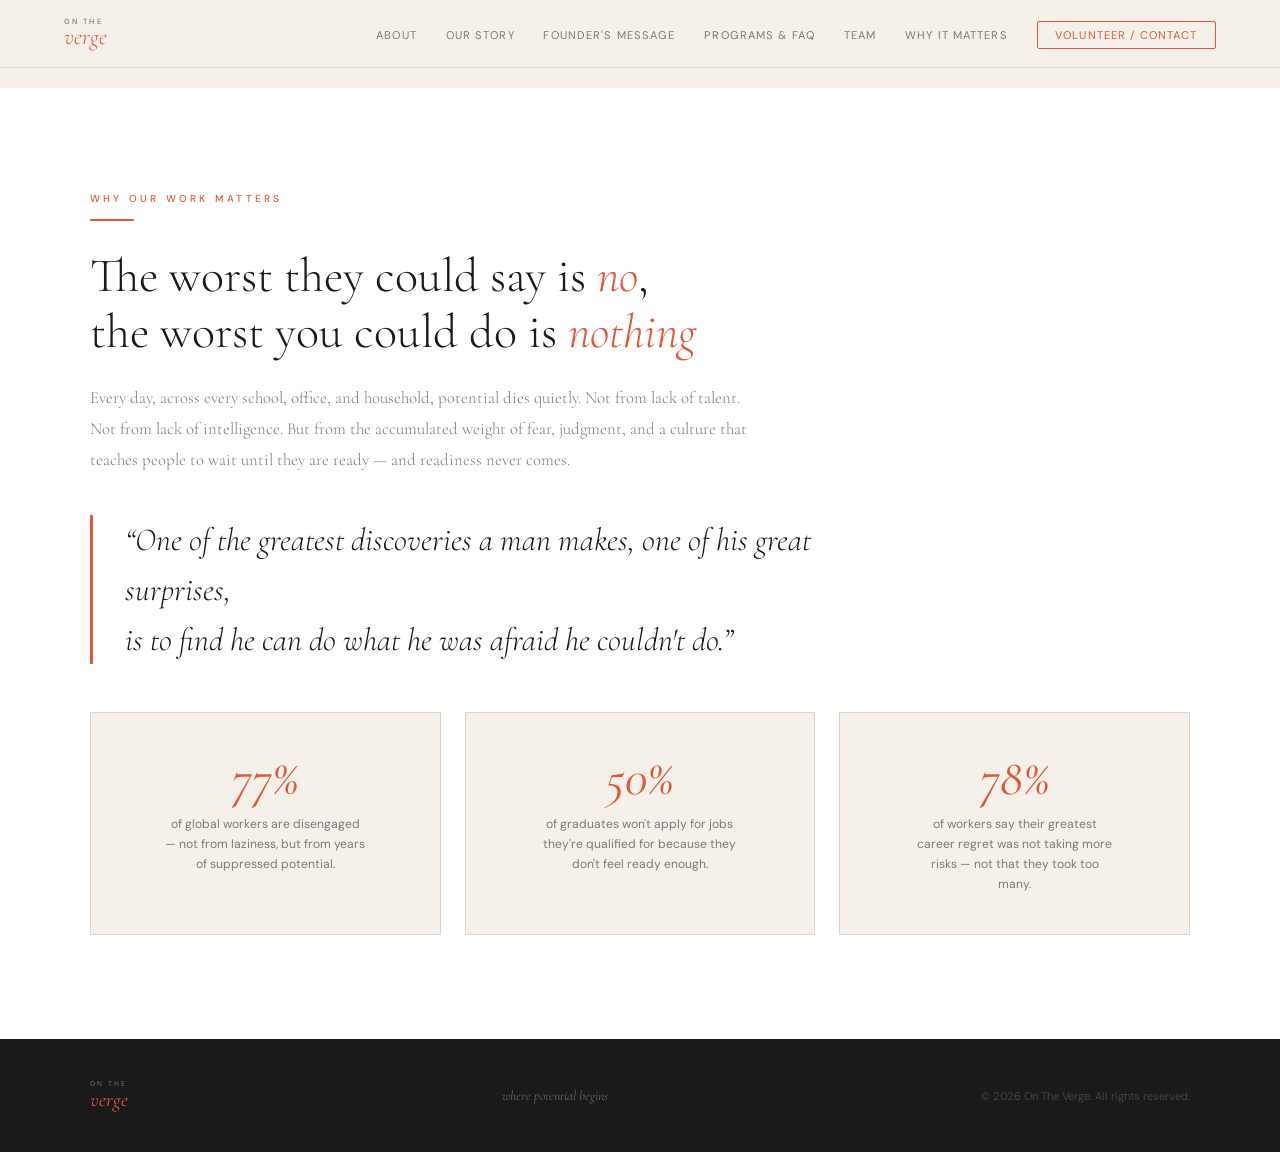
<file: why-it-matters/index.html>
<!DOCTYPE html>
<html lang="en">
<head>
  <meta charset="UTF-8" />
  <meta name="viewport" content="width=device-width, initial-scale=1.0" />
  <meta name="description" content="On The Verge" />
  <meta name="theme-color" content="#e05a3a" />
  <title>On The Verge</title>
  <link rel="stylesheet" href="../style.css" />
  <link rel="preconnect" href="https://fonts.googleapis.com" />
  <link rel="preconnect" href="https://fonts.gstatic.com" crossorigin />
  <link rel="icon" type="image/png" href="../favicon.png" />
</head>
<body>

  <nav role="navigation" aria-label="Main navigation">
    <a href="../index.html" class="nav-logo" aria-label="On The Verge — home">
      <span class="above">On The</span>
      <span class="wordmark">verge</span>
    </a>
    <ul class="nav-links" id="nav-links" role="list">
      <li><a href="../about/index.html">About</a></li>
      <li><a href="../story/index.html">Our Story</a></li>
      <li><a href="../founders-message/index.html">Founder's Message</a></li>
      <li><a href="../programs-faq/index.html">Programs &amp; FAQ</a></li>
      <li><a href="../team/index.html">Team</a></li>
      <li><a href="../why-it-matters/index.html">Why It Matters</a></li>
      <li><a href="../get-involved/index.html" class="nav-cta">Volunteer / Contact</a></li>
    </ul>
    <button class="nav-toggle" id="nav-toggle" aria-label="Toggle navigation" aria-expanded="false">
      <span></span><span></span><span></span>
    </button>
  </nav>

  <main class="page-main">
    <!-- PASTE THE CORRECT SECTION(S) HERE FROM index-old.html || WHY IT MATTERS-->

    <section id="why" aria-labelledby="why-title">
  <div class="why-inner">
    <p class="section-label reveal">Why Our Work Matters</p>
    <div class="coral-rule reveal"></div>

    <h2 class="section-title reveal" id="why-title">
      The worst they could say is <em>no</em>,<br />
      the worst you could do is <em>nothing</em>
    </h2>

    <p class="why-body reveal">
      Every day, across every school, office, and household, potential dies quietly. Not from lack of talent. Not from lack of intelligence. But from the accumulated weight of fear, judgment, and a culture that teaches people to wait until they are ready — and readiness never comes.
    </p>

    <blockquote class="why-quote reveal">
      “One of the greatest discoveries a man makes, one of his great surprises,<br />
      is to find he can do what he was afraid he couldn't do.”
    </blockquote>

    <div class="why-stats">
      <div class="why-stat reveal">
        <div class="big">77%</div>
        <p class="desc">of global workers are disengaged — not from laziness, but from years of suppressed potential.</p>
      </div>

      <div class="why-stat reveal">
        <div class="big">50%</div>
        <p class="desc">of graduates won't apply for jobs they're qualified for because they don't feel ready enough.</p>
      </div>

      <div class="why-stat reveal">
        <div class="big">78%</div>
        <p class="desc">of workers say their greatest career regret was not taking more risks — not that they took too many.</p>
      </div>
    </div>
  </div>
</section>

  </main>

  <footer role="contentinfo">
    <div class="footer-inner">
      <div class="footer-logo">
        <div class="above">On The</div>
        <div class="wordmark">verge</div>
      </div>
      <p class="footer-tagline">where potential begins</p>
      <p class="footer-notice">&copy; 2026 On The Verge. All rights reserved.</p>
    </div>
  </footer>

  <script>
    const toggle = document.getElementById('nav-toggle');
    const navLinks = document.getElementById('nav-links');

    toggle.addEventListener('click', () => {
      const open = navLinks.classList.toggle('open');
      toggle.setAttribute('aria-expanded', open);
    });

    navLinks.querySelectorAll('a').forEach(a => {
      a.addEventListener('click', () => {
        navLinks.classList.remove('open');
        toggle.setAttribute('aria-expanded', false);
      });
    });

    const revealEls = document.querySelectorAll('.reveal');
    const revealObserver = new IntersectionObserver((entries) => {
      entries.forEach(entry => {
        if (!entry.isIntersecting) return;
        const siblings = Array.from(entry.target.parentElement.querySelectorAll('.reveal:not(.visible)'));
        const idx = Math.max(0, siblings.indexOf(entry.target));
        setTimeout(() => entry.target.classList.add('visible'), idx * 90);
        revealObserver.unobserve(entry.target);
      });
    }, { threshold: 0.08 });
    revealEls.forEach(el => revealObserver.observe(el));

    const nav = document.querySelector('nav');
    window.addEventListener('scroll', () => {
      nav.style.boxShadow = window.scrollY > 20 ? '0 2px 24px rgba(0,0,0,0.08)' : 'none';
    }, { passive: true });
  </script>

</body>
</html>
</file>
<file: style.css>
/* ─────────────────────────────────────────
   ON THE VERGE — style.css (Light Theme)
   ───────────────────────────────────────── */

@import url('https://fonts.googleapis.com/css2?family=Cormorant+Garamond:ital,wght@0,300;0,400;0,600;1,300;1,400;1,600&family=DM+Sans:wght@300;400;500&display=swap');

*, *::before, *::after { box-sizing: border-box; margin: 0; padding: 0; }
html { scroll-behavior: smooth; font-size: 16px; }

body {
  font-family: 'DM Sans', sans-serif;
  background: #f5f1ea;
  color: #1a1a1a;
  overflow-x: hidden;
}

:root {
  --coral:       #e05a3a;
  --coral-dim:   #c44e30;
  --coral-light: #fdf0ec;
  --paper:       #f5f1ea;
  --paper2:      #ede9e1;
  --white:       #ffffff;
  --dark:        #1a1a1a;
  --gray:        #7a7a7a;
  --border:      #ddd8cf;
  --serif:       'Cormorant Garamond', Georgia, serif;
  --sans:        'DM Sans', sans-serif;
}

img { display: block; max-width: 100%; }
a { color: inherit; text-decoration: none; }
::selection { background: var(--coral); color: #fff; }
::-webkit-scrollbar { width: 4px; }
::-webkit-scrollbar-track { background: var(--paper); }
::-webkit-scrollbar-thumb { background: var(--coral); border-radius: 2px; }

/* ── NAV ── */
nav {
  position: fixed; top: 0; left: 0; right: 0; z-index: 100;
  display: flex; align-items: center; justify-content: space-between;
  padding: 1.1rem 5vw;
  background: rgba(245,241,234,0.93);
  backdrop-filter: blur(20px);
  -webkit-backdrop-filter: blur(20px);
  border-bottom: 1px solid var(--border);
}
.nav-logo { display: flex; flex-direction: column; line-height: 1; gap: 1px; }
.nav-logo .above { font-family: var(--sans); font-size: 7.5px; font-weight: 500; letter-spacing: 0.28em; color: var(--gray); text-transform: uppercase; }
.nav-logo .wordmark { font-family: var(--serif); font-size: 1.45rem; font-weight: 300; font-style: italic; color: var(--coral); }

.nav-links { display: flex; gap: 1.8rem; list-style: none; align-items: center; }
.nav-links a { font-family: var(--sans); font-size: 0.7rem; font-weight: 400; letter-spacing: 0.1em; color: var(--gray); text-transform: uppercase; transition: color 0.2s; }
.nav-links a:hover { color: var(--coral); }
.nav-cta { color: var(--coral) !important; border: 1.5px solid var(--coral) !important; padding: 0.38rem 1.1rem; border-radius: 2px; transition: background 0.2s, color 0.2s !important; }
.nav-cta:hover { background: var(--coral) !important; color: #fff !important; }

.nav-toggle { display: none; flex-direction: column; gap: 5px; background: none; border: none; cursor: pointer; padding: 4px; }
.nav-toggle span { display: block; width: 22px; height: 1.5px; background: var(--dark); transition: all 0.3s; }

/* ── HERO ── */
#hero {
  min-height: 100vh; display: flex; align-items: center;
  padding: 9rem 5vw 6rem; background: var(--white); position: relative; overflow: hidden;
}
.hero-bg { position: absolute; inset: 0; pointer-events: none; }
.hero-circle { position: absolute; border-radius: 50%; border: 1.5px solid rgba(224,90,58,0.1); }
.hero-circle-1 { width: 680px; height: 680px; top: -190px; right: -190px; }
.hero-circle-2 { width: 460px; height: 460px; top: -50px; right: -30px; }
.hero-circle-3 { width: 200px; height: 200px; bottom: 80px; left: 8vw; border-color: rgba(224,90,58,0.06); }

.hero-arc-wrap {
  position: absolute; width: 360px; height: 360px;
  top: 50%; right: 7vw; transform: translateY(-50%); pointer-events: none;
}
.hero-arc-wrap svg { width: 100%; height: 100%; overflow: visible; }

.hero-content { position: relative; z-index: 1; max-width: 600px; }
.hero-eyebrow { font-family: var(--sans); font-size: 0.68rem; font-weight: 500; letter-spacing: 0.32em; text-transform: uppercase; color: var(--coral); margin-bottom: 1.6rem; opacity: 0; animation: fadeUp 0.7s ease forwards 0.15s; }
.hero-title { font-family: var(--serif); font-size: clamp(3.5rem, 7.5vw, 6.5rem); font-weight: 300; line-height: 1.02; color: var(--dark); margin-bottom: 1.8rem; opacity: 0; animation: fadeUp 0.8s ease forwards 0.3s; }
.hero-title em { font-style: italic; color: var(--coral); }
.hero-sub { font-family: var(--serif); font-size: 1.1rem; font-weight: 300; font-style: italic; color: var(--gray); line-height: 1.8; max-width: 440px; margin-bottom: 2.8rem; opacity: 0; animation: fadeUp 0.9s ease forwards 0.5s; }
.hero-actions { display: flex; gap: 1rem; flex-wrap: wrap; opacity: 0; animation: fadeUp 1s ease forwards 0.65s; }

/* ── BUTTONS ── */
.btn { display: inline-flex; align-items: center; gap: 0.45rem; font-family: var(--sans); font-size: 0.75rem; font-weight: 500; letter-spacing: 0.12em; text-transform: uppercase; padding: 0.9rem 2rem; border-radius: 2px; border: none; cursor: pointer; transition: all 0.22s ease; }
.btn-primary { background: var(--coral); color: #fff; }
.btn-primary:hover { background: var(--coral-dim); transform: translateY(-2px); box-shadow: 0 8px 28px rgba(224,90,58,0.25); }
.btn-outline { background: transparent; color: var(--dark); border: 1.5px solid var(--border); }
.btn-outline:hover { border-color: var(--coral); color: var(--coral); transform: translateY(-2px); }
.btn-white { background: #fff; color: var(--coral); font-weight: 600; }
.btn-white:hover { background: rgba(255,255,255,0.92); transform: translateY(-2px); box-shadow: 0 8px 28px rgba(0,0,0,0.18); }

/* ── SHARED ── */
section { padding: 6.5rem 5vw; }
.section-label { font-family: var(--sans); font-size: 0.63rem; font-weight: 500; letter-spacing: 0.32em; text-transform: uppercase; color: var(--coral); margin-bottom: 0.85rem; }
.coral-rule { width: 44px; height: 2px; background: var(--coral); margin-bottom: 1.8rem; }
.section-title { font-family: var(--serif); font-size: clamp(2rem, 3.8vw, 3rem); font-weight: 300; line-height: 1.15; color: var(--dark); margin-bottom: 1.4rem; }
.section-title em { font-style: italic; color: var(--coral); }
.section-body { font-family: var(--serif); font-size: 1.05rem; font-weight: 300; line-height: 1.85; color: var(--gray); max-width: 600px; }
.inner { max-width: 1100px; margin: 0 auto; }

/* ── ABOUT ── */
#about { background: var(--paper); }
.about-grid { display: grid; grid-template-columns: 1fr 1.1fr; gap: 6rem; align-items: center; max-width: 1100px; margin: 0 auto; }
.about-visual { display: flex; align-items: center; justify-content: center; position: relative; }
.about-arc-box { width: 300px; height: 300px; position: relative; }
.about-arc-box svg { width: 100%; height: 100%; overflow: visible; }
.about-stat { position: absolute; bottom: -1.2rem; right: -2.5rem; background: var(--white); border: 1px solid var(--border); border-left: 3px solid var(--coral); padding: 1rem 1.5rem; box-shadow: 0 4px 20px rgba(0,0,0,0.06); }
.about-stat .num { font-family: var(--serif); font-size: 2.4rem; font-style: italic; color: var(--coral); line-height: 1; }
.about-stat .lbl { font-family: var(--sans); font-size: 0.68rem; color: var(--gray); letter-spacing: 0.05em; margin-top: 3px; }

/* ── MISSION ── */
#mission { background: var(--white); }
.mission-header { max-width: 1100px; margin: 0 auto 3rem; }
.mv-grid { display: grid; grid-template-columns: 1fr 1fr; gap: 1.5rem; max-width: 1100px; margin: 0 auto; }
.mv-card { background: var(--paper); border: 1px solid var(--border); border-left: 3px solid var(--coral); padding: 2.8rem; position: relative; overflow: hidden; transition: box-shadow 0.3s, transform 0.3s; }
.mv-card:hover { box-shadow: 0 8px 32px rgba(0,0,0,0.08); transform: translateY(-3px); }
.mv-card-bg-num { position: absolute; top: 0.8rem; right: 1.4rem; font-family: var(--serif); font-size: 6rem; font-style: italic; color: rgba(224,90,58,0.07); line-height: 1; pointer-events: none; }
.mv-card-label { font-family: var(--sans); font-size: 0.63rem; font-weight: 500; letter-spacing: 0.28em; text-transform: uppercase; color: var(--coral); margin-bottom: 0.9rem; }
.mv-card-title { font-family: var(--serif); font-size: 1.5rem; font-weight: 400; color: var(--dark); margin-bottom: 1rem; line-height: 1.25; }
.mv-card-body { font-family: var(--serif); font-size: 1rem; font-weight: 300; font-style: italic; color: var(--gray); line-height: 1.85; }

/* ── OUR STORY ── */
#our-story { background: var(--paper); }
.story-inner { max-width: 1100px; margin: 0 auto; }
.story-grid { display: grid; grid-template-columns: 1fr 1fr; gap: 5rem; align-items: start; margin-top: 3rem; }
.story-text .story-para { font-family: var(--serif); font-size: 1.05rem; font-weight: 300; line-height: 1.9; color: var(--gray); margin-bottom: 1.4rem; }
.story-text .story-para strong { font-weight: 400; color: var(--dark); font-style: normal; }

.story-timeline { display: flex; flex-direction: column; gap: 0; }
.timeline-item { display: grid; grid-template-columns: 48px 1fr; gap: 1rem; position: relative; }
.timeline-item:not(:last-child) .tl-line { position: absolute; left: 23px; top: 36px; bottom: -20px; width: 1.5px; background: var(--border); }
.tl-dot-wrap { display: flex; flex-direction: column; align-items: center; padding-top: 6px; position: relative; }
.tl-dot { width: 12px; height: 12px; border-radius: 50%; background: var(--coral); flex-shrink: 0; border: 2px solid var(--white); box-shadow: 0 0 0 2px var(--coral); }
.tl-content { padding-bottom: 2.2rem; }
.tl-date { font-family: var(--sans); font-size: 0.65rem; font-weight: 500; letter-spacing: 0.2em; text-transform: uppercase; color: var(--coral); margin-bottom: 0.35rem; }
.tl-title { font-family: var(--serif); font-size: 1.1rem; font-weight: 400; color: var(--dark); margin-bottom: 0.4rem; }
.tl-desc { font-family: var(--serif); font-size: 0.95rem; font-weight: 300; font-style: italic; color: var(--gray); line-height: 1.7; }

/* ── FOUNDER'S MESSAGE ── */
#founders-message { background: var(--white); }

.founders-message-grid {
  display: grid;
  grid-template-columns: 0.95fr 1.05fr;
  gap: 5rem;
  align-items: start;
  max-width: 1100px;
  margin: 0 auto;
}

.founders-message-card {
  background: var(--paper);
  border: 1px solid var(--border);
  border-left: 3px solid var(--coral);
  padding: 2.6rem;
}

.founders-message-text {
  font-family: var(--serif);
  font-size: 1.02rem;
  font-weight: 300;
  font-style: italic;
  color: var(--gray);
  line-height: 1.9;
  margin-bottom: 1.25rem;
}

.founders-message-signoff {
  font-family: var(--sans);
  font-size: 0.72rem;
  font-weight: 500;
  letter-spacing: 0.16em;
  text-transform: uppercase;
  color: var(--coral);
  margin-top: 1.4rem;
}

/* ── PROGRAMS ── */
#programs { background: var(--white); }
.programs-header { max-width: 1100px; margin: 0 auto 3.5rem; }
.programs-grid { display: grid; grid-template-columns: 1fr 1fr; gap: 1.5rem; max-width: 1100px; margin: 0 auto; }
.program-card { background: var(--paper); border: 1px solid var(--border); padding: 2.5rem; transition: transform 0.3s, box-shadow 0.3s; position: relative; overflow: hidden; }
.program-card:hover { transform: translateY(-4px); box-shadow: 0 12px 40px rgba(0,0,0,0.08); }
.program-card-top { display: flex; align-items: flex-start; justify-content: space-between; margin-bottom: 1.2rem; }
.program-icon { width: 44px; height: 44px; border-radius: 50%; background: var(--coral-light); border: 1.5px solid rgba(224,90,58,0.2); display: flex; align-items: center; justify-content: center; flex-shrink: 0; }
.program-icon svg { width: 20px; height: 20px; }
.program-status { font-family: var(--sans); font-size: 0.62rem; font-weight: 500; letter-spacing: 0.12em; text-transform: uppercase; padding: 0.3rem 0.7rem; border-radius: 2px; }
.status-ongoing { background: var(--coral-light); color: var(--coral); border: 1px solid rgba(224,90,58,0.2); }
.status-dev { background: #f0f4f0; color: #4a7a55; border: 1px solid rgba(74,122,85,0.2); }
.status-coming { background: #f4f0f8; color: #7a55aa; border: 1px solid rgba(122,85,170,0.2); }
.program-card-title { font-family: var(--serif); font-size: 1.4rem; font-weight: 400; color: var(--dark); margin-bottom: 0.8rem; line-height: 1.2; }
.program-card-body { font-family: var(--serif); font-size: 0.97rem; font-weight: 300; font-style: italic; color: var(--gray); line-height: 1.8; margin-bottom: 1.4rem; }
.program-tags { display: flex; flex-wrap: wrap; gap: 0.5rem; }
.program-tag { font-family: var(--sans); font-size: 0.65rem; font-weight: 400; letter-spacing: 0.08em; color: var(--gray); background: var(--paper2); padding: 0.25rem 0.65rem; border-radius: 2px; border: 1px solid var(--border); }
.program-card-bg { position: absolute; bottom: -1rem; right: -1rem; font-family: var(--serif); font-size: 7rem; font-style: italic; color: rgba(224,90,58,0.05); line-height: 1; pointer-events: none; }

/* Recognition Program - spans full width */
.program-card.wide { grid-column: 1 / -1; display: grid; grid-template-columns: 1fr 1fr; gap: 2.5rem; align-items: center; }
.program-card.wide .program-card-bg { font-size: 10rem; }

/* ── FAQ ── */
#faq { background: var(--white); }

.faq-wrap {
  max-width: 1100px;
  margin: 0 auto;
}

.faq-header {
  max-width: 720px;
  margin: 0 auto 3rem;
}

.faq-list {
  display: grid;
  gap: 1rem;
}

.faq-item {
  background: var(--paper);
  border: 1px solid var(--border);
  transition: border-color 0.22s ease, transform 0.22s ease, box-shadow 0.22s ease;
}

.faq-item:hover {
  border-color: rgba(224,90,58,0.28);
  transform: translateY(-2px);
  box-shadow: 0 10px 28px rgba(0,0,0,0.04);
}

.faq-item[open] {
  border-color: rgba(224,90,58,0.34);
  box-shadow: 0 12px 32px rgba(0,0,0,0.05);
}

.faq-item summary {
  list-style: none;
  cursor: pointer;
  position: relative;
  padding: 1.35rem 4.2rem 1.35rem 1.5rem;
  font-family: var(--serif);
  font-size: 1.08rem;
  font-weight: 400;
  color: var(--dark);
  line-height: 1.45;
}

.faq-item summary::-webkit-details-marker {
  display: none;
}

.faq-item summary::after {
  content: "+";
  position: absolute;
  top: 50%;
  right: 1.4rem;
  transform: translateY(-50%);
  font-family: var(--sans);
  font-size: 1rem;
  font-weight: 400;
  color: var(--coral);
  line-height: 1;
}

.faq-item[open] summary::after {
  content: "–";
}

.faq-answer {
  padding: 0 1.5rem 1.5rem;
  border-top: 1px solid var(--border);
}

.faq-answer p {
  padding-top: 1rem;
  font-family: var(--serif);
  font-size: 0.98rem;
  font-weight: 300;
  font-style: italic;
  color: var(--coral);
  line-height: 1.85;
  max-width: 900px;
}

/* ── TEAM ── */
#team { background: var(--paper); }
.team-header { max-width: 1100px; margin: 0 auto 3.5rem; }
.team-grid { display: grid; grid-template-columns: repeat(4, 1fr); gap: 1.5rem; max-width: 1100px; margin: 0 auto; }
.team-card { background: var(--white); border: 1px solid var(--border); overflow: hidden; transition: transform 0.3s, box-shadow 0.3s; }
.team-card:hover { transform: translateY(-4px); box-shadow: 0 12px 36px rgba(0,0,0,0.08); }
.team-photo { width: 100%; aspect-ratio: 3/4; overflow: hidden; position: relative; background: var(--paper2); }
.team-photo img { width: 100%; height: 100%; object-fit: cover; object-position: center top; display: block; transition: transform 0.4s ease; }
.team-card:hover .team-photo img { transform: scale(1.04); }
.team-photo-placeholder { width: 100%; height: 100%; display: flex; flex-direction: column; align-items: center; justify-content: center; gap: 0.75rem; }
.team-photo-placeholder svg { width: 52px; height: 52px; opacity: 0.25; }
.team-photo-placeholder span { font-family: var(--sans); font-size: 0.68rem; letter-spacing: 0.1em; text-transform: uppercase; color: var(--gray); opacity: 0.6; }
.team-info { padding: 1.4rem 1.6rem 1.6rem; }
.team-name { font-family: var(--serif); font-size: 1.2rem; font-weight: 400; color: var(--dark); margin-bottom: 0.3rem; }
.team-role { font-family: var(--sans); font-size: 0.65rem; font-weight: 500; letter-spacing: 0.18em; text-transform: uppercase; color: var(--coral); margin-bottom: 0.8rem; }
.team-bio { font-family: var(--serif); font-size: 0.9rem; font-weight: 300; font-style: italic; color: var(--gray); line-height: 1.7; }
.team-note { max-width: 1100px; margin: 2rem auto 0; text-align: center; font-family: var(--serif); font-size: 0.92rem; font-style: italic; color: var(--gray); }

/* ── WHAT WE DO ── */
#what-we-do { background: var(--paper); }
.wwd-header { max-width: 1100px; margin: 0 auto 3.5rem; }
.wwd-badge { display: inline-flex; align-items: center; gap: 0.5rem; font-family: var(--sans); font-size: 0.68rem; font-weight: 500; letter-spacing: 0.1em; text-transform: uppercase; color: var(--coral); background: var(--coral-light); border: 1px solid rgba(224,90,58,0.2); padding: 0.35rem 0.9rem; border-radius: 2px; margin-bottom: 1.5rem; }
.wwd-badge .dot { width: 6px; height: 6px; border-radius: 50%; background: var(--coral); animation: pulse 1.8s ease-in-out infinite; }
.wwd-cards { display: grid; grid-template-columns: repeat(3, 1fr); gap: 1.5rem; max-width: 1100px; margin: 0 auto; }
.wwd-card { background: var(--white); border: 1px solid var(--border); padding: 2.2rem; transition: border-color 0.3s, transform 0.3s, box-shadow 0.3s; position: relative; }
.wwd-card::before { content: ''; position: absolute; top: 0; left: 0; right: 0; height: 2px; background: transparent; transition: background 0.3s; }
.wwd-card:hover::before { background: var(--coral); }
.wwd-card:hover { transform: translateY(-4px); box-shadow: 0 12px 36px rgba(0,0,0,0.07); }
.wwd-card-num { font-family: var(--serif); font-size: 2.6rem; font-style: italic; color: rgba(224,90,58,0.18); line-height: 1; margin-bottom: 1rem; }
.wwd-card-title { font-family: var(--sans); font-size: 0.88rem; font-weight: 500; color: var(--dark); margin-bottom: 0.8rem; }
.wwd-card-body { font-family: var(--serif); font-size: 0.97rem; font-weight: 300; font-style: italic; color: var(--gray); line-height: 1.8; }
.wwd-note { max-width: 1100px; margin: 2rem auto 0; padding: 1.2rem 1.6rem; background: var(--coral-light); border-left: 3px solid var(--coral); font-family: var(--serif); font-size: 0.95rem; font-style: italic; color: var(--gray); line-height: 1.75; }
.wwd-note strong { font-style: normal; color: var(--dark); }

/* ── WHY ── */
#why { background: var(--white); }
.why-inner { max-width: 1100px; margin: 0 auto; }
.why-body { font-family: var(--serif); font-size: 1.05rem; font-weight: 300; line-height: 1.85; color: var(--gray); max-width: 660px; }
.why-quote { font-family: var(--serif); font-size: clamp(1.4rem, 2.8vw, 2rem); font-weight: 300; font-style: italic; color: var(--dark); line-height: 1.55; border-left: 3px solid var(--coral); padding-left: 2rem; margin: 2.5rem 0 3rem; max-width: 780px; }
.why-stats { display: grid; grid-template-columns: repeat(3, 1fr); gap: 1.5rem; }
.why-stat { background: var(--paper); border: 1px solid var(--border); padding: 2.5rem 2rem; text-align: center; transition: transform 0.3s, box-shadow 0.3s; }
.why-stat:hover { transform: translateY(-3px); box-shadow: 0 8px 28px rgba(0,0,0,0.07); }
.why-stat .big { font-family: var(--serif); font-size: 3.2rem; font-style: italic; color: var(--coral); line-height: 1; margin-bottom: 0.6rem; }
.why-stat .desc { font-family: var(--sans); font-size: 0.76rem; color: var(--gray); line-height: 1.65; max-width: 200px; margin: 0 auto; }

/* ── VOLUNTEER ── */
#volunteer { background: var(--coral); position: relative; overflow: hidden; text-align: center; padding: 7rem 5vw; }
.vol-circle { position: absolute; border-radius: 50%; border: 1.5px solid rgba(255,255,255,0.12); pointer-events: none; }
.vol-circle-1 { width: 600px; height: 600px; top: -200px; right: -200px; }
.vol-circle-2 { width: 350px; height: 350px; top: -60px; right: -40px; }
.vol-inner { position: relative; z-index: 1; max-width: 620px; margin: 0 auto; }
.vol-label { font-family: var(--sans); font-size: 0.63rem; font-weight: 500; letter-spacing: 0.32em; text-transform: uppercase; color: rgba(255,255,255,0.6); margin-bottom: 1.2rem; }
.vol-title { font-family: var(--serif); font-size: clamp(2.2rem, 5vw, 3.6rem); font-weight: 300; font-style: italic; color: #fff; line-height: 1.1; margin-bottom: 1.4rem; }
.vol-body { font-family: var(--serif); font-size: 1.05rem; font-weight: 300; color: rgba(255,255,255,0.78); line-height: 1.8; margin-bottom: 2.5rem; }

/* ── CONTACT ── */
#contact { background: var(--paper); }
.contact-inner { display: grid; grid-template-columns: 1fr 1fr; gap: 5rem; align-items: start; max-width: 1100px; margin: 0 auto; }
.contact-details { display: flex; flex-direction: column; gap: 0.85rem; margin: 1.8rem 0 2.2rem; }
.contact-item { display: flex; align-items: center; gap: 0.75rem; font-family: var(--sans); font-size: 0.9rem; color: var(--gray); }
.contact-dot { width: 6px; height: 6px; border-radius: 50%; background: var(--coral); flex-shrink: 0; }
.contact-item a { color: var(--gray); transition: color 0.2s; }
.contact-item a:hover { color: var(--coral); }
.contact-cards { display: flex; flex-direction: column; gap: 1.1rem; }
.contact-card { background: var(--white); border: 1px solid var(--border); border-left: 3px solid var(--coral); padding: 1.6rem 1.8rem; transition: transform 0.25s, box-shadow 0.25s; }
.contact-card:hover { transform: translateX(4px); box-shadow: 0 4px 20px rgba(0,0,0,0.06); }
.contact-card-title { font-family: var(--sans); font-size: 0.7rem; font-weight: 500; letter-spacing: 0.18em; text-transform: uppercase; color: var(--coral); margin-bottom: 0.5rem; }
.contact-card-body { font-family: var(--serif); font-size: 0.95rem; font-style: italic; color: var(--gray); line-height: 1.75; }

/* ── FOOTER ── */
footer { background: var(--dark); padding: 2.5rem 5vw; }
.footer-inner { max-width: 1100px; margin: 0 auto; display: flex; align-items: center; justify-content: space-between; flex-wrap: wrap; gap: 1rem; }
.footer-logo .above { font-family: var(--sans); font-size: 7px; letter-spacing: 0.28em; text-transform: uppercase; color: #666; font-weight: 500; }
.footer-logo .wordmark { font-family: var(--serif); font-size: 1.25rem; font-style: italic; color: var(--coral); }
.footer-tagline { font-family: var(--serif); font-size: 0.85rem; font-style: italic; color: #666; }
.footer-notice { font-family: var(--sans); font-size: 0.7rem; color: #444; }

/* ── ANIMATIONS ── */
@keyframes fadeUp { from { opacity: 0; transform: translateY(22px); } to { opacity: 1; transform: translateY(0); } }
@keyframes pulse { 0%, 100% { opacity: 1; } 50% { opacity: 0.4; } }
.reveal { opacity: 0; transform: translateY(24px); transition: opacity 0.65s ease, transform 0.65s ease; }
.reveal.visible { opacity: 1; transform: translateY(0); }

/* ── RESPONSIVE ── */
@media (max-width: 960px) {
  .about-grid     { grid-template-columns: 1fr; }
  .about-visual   { display: none; }
  .mv-grid        { grid-template-columns: 1fr; }
  .programs-grid  { grid-template-columns: 1fr; }
  .program-card.wide { grid-column: auto; grid-template-columns: 1fr; }
  .team-grid      { grid-template-columns: 1fr 1fr; }
  .story-grid     { grid-template-columns: 1fr; }
  .founders-message-grid { grid-template-columns: 1fr; gap: 2rem; }
   
  .contact-inner  { grid-template-columns: 1fr; gap: 3rem; }
  .wwd-cards      { grid-template-columns: 1fr 1fr; }
  .why-stats      { grid-template-columns: 1fr 1fr; }
}
@media (max-width: 600px) {
  section { padding: 4.5rem 5vw; }
  .nav-links { display: none; flex-direction: column; position: fixed; top: 61px; left: 0; right: 0; background: rgba(245,241,234,0.98); padding: 2rem; gap: 1.6rem; border-bottom: 1px solid var(--border); z-index: 99; }
  .nav-links.open { display: flex; }
  .nav-toggle { display: flex; }
  .hero-arc-wrap  { display: none; }
  .wwd-cards      { grid-template-columns: 1fr; }
  .why-stats      { grid-template-columns: 1fr; }
  .team-grid      { grid-template-columns: 1fr 1fr; }
  .faq-item summary { padding: 1.15rem 3.5rem 1.15rem 1.1rem; font-size: 1rem; }
}

.faq-item .faq-answer,
.faq-item .faq-answer p,
.faq-item .faq-answer * {
  color: var(--coral) !important;
}

.page-main {
  padding-top: 5.5rem;
}

/* ── FOUNDER PAGE LAYOUT UPDATE ── */
.founders-message-stack {
  max-width: 1180px;
  margin: 0 auto;
}

.founders-message-stack .founders-message-intro {
  max-width: 620px;
  margin-bottom: 2.5rem;
}

.founders-message-card-large {
  width: min(100%, 860px);
  margin-left: auto;
  padding: 3.25rem;
  border-left: 4px solid var(--coral);
  box-shadow: 0 18px 50px rgba(0, 0, 0, 0.05);
}

.founders-message-card-large .founders-message-text {
  font-size: 1.08rem;
  line-height: 2;
  margin-bottom: 1.4rem;
}

/* highlighted sentence reveal */
.founder-highlight-line {
  position: relative;
  opacity: 0.2;
  transform: translateY(16px);
  transition:
    opacity 0.8s ease,
    transform 0.8s ease,
    background-size 1.1s ease;
  background-image: linear-gradient(
    120deg,
    rgba(224, 90, 58, 0.28) 0%,
    rgba(224, 90, 58, 0.28) 100%
  );
  background-repeat: no-repeat;
  background-size: 0% 100%;
  background-position: 0 100%;
  padding: 0.2rem 0.3rem;
  border-radius: 3px;
}

.founder-highlight-line.is-active {
  opacity: 1;
  transform: translateY(0);
  background-size: 100% 100%;
}

@media (max-width: 960px) {
  .founders-message-stack .founders-message-intro {
    max-width: 100%;
    margin-bottom: 1.8rem;
  }

  .founders-message-card-large {
    width: 100%;
    margin-left: 0;
    padding: 2rem 1.4rem;
  }

  .founders-message-card-large .founders-message-text {
    font-size: 1rem;
    line-height: 1.9;
  }
}

.contact-actions {
  display: flex;
  flex-direction: column;
  gap: 1rem;
  align-items: flex-start;
  margin-top: 2rem;
}

.contact-actions .btn {
  min-width: 260px;
  justify-content: center;
}
</file>
